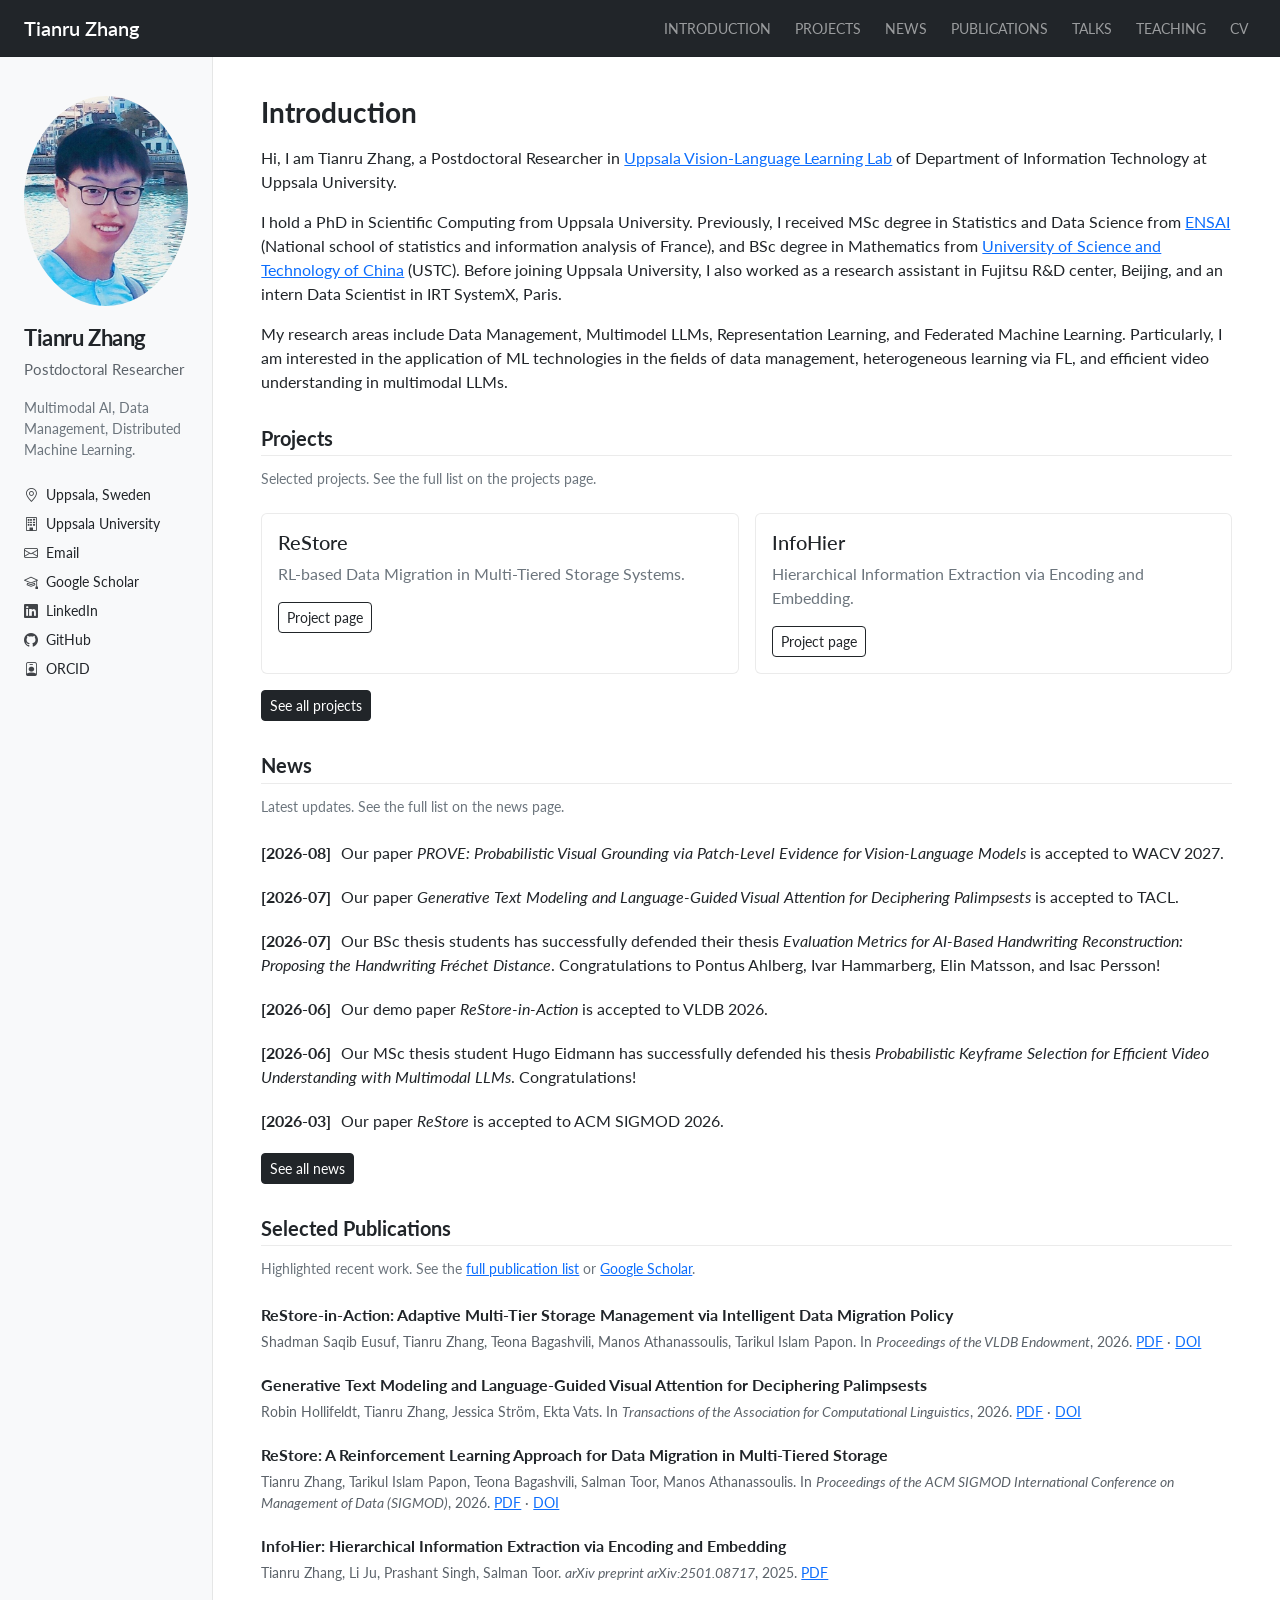
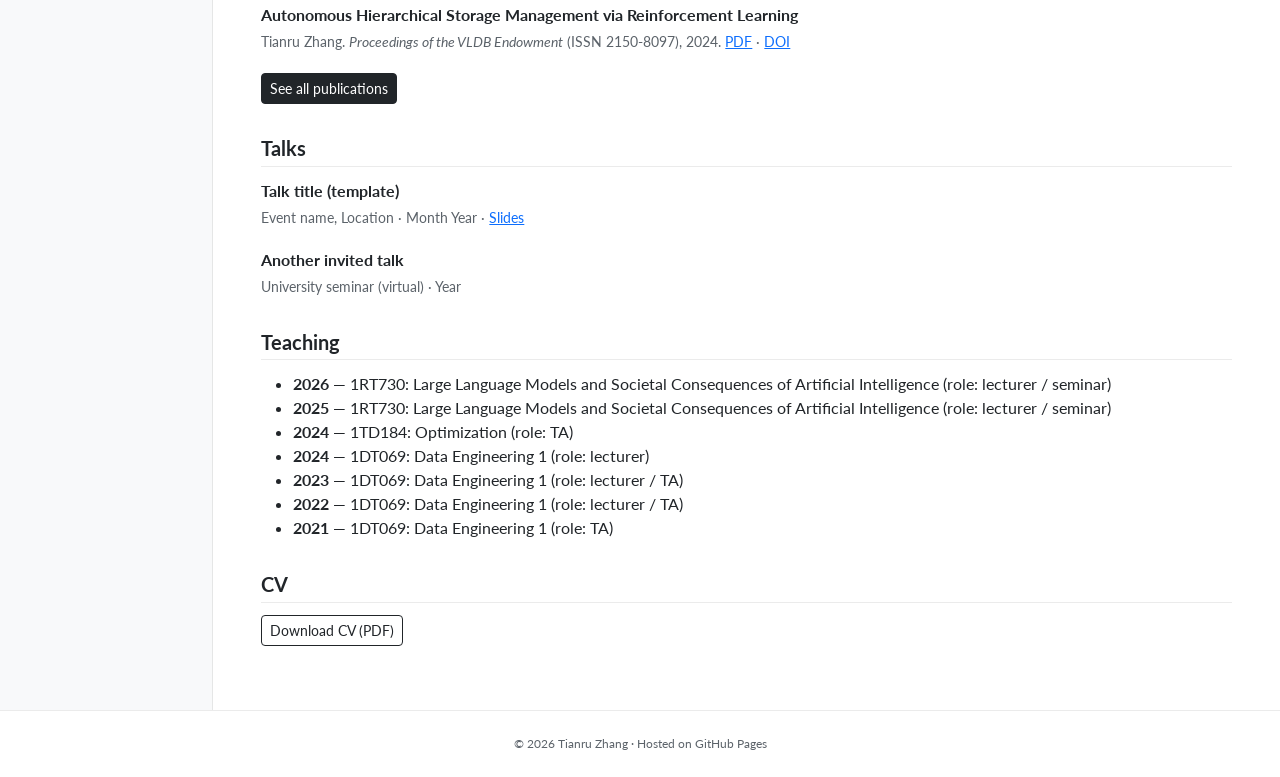
<file: index.html>
<!DOCTYPE html>
<html lang="en">
<head>
  <meta charset="utf-8">
  <meta name="viewport" content="width=device-width, initial-scale=1">
  <title>Tianru Zhang — Homepage</title>
  <meta name="description" content="Academic personal homepage">
  <link href="https://cdn.jsdelivr.net/npm/bootstrap@5.3.3/dist/css/bootstrap.min.css" rel="stylesheet" integrity="sha384-QWTKZyjpPEjISv5WaRU9OFeRpok6YctnYmDr5pNlyT2bRjXh0JMhjY6hW+ALEwIH" crossorigin="anonymous">
  <link href="https://cdn.jsdelivr.net/npm/bootstrap-icons@1.11.3/font/bootstrap-icons.min.css" rel="stylesheet">
  <link href="https://fonts.googleapis.com/css2?family=Lato:ital,wght@0,300;0,400;0,700;1,400&display=swap" rel="stylesheet">
  <link href="css/site.css" rel="stylesheet">
</head>
<body class="bg-white">
  <nav class="navbar navbar-expand-lg navbar-dark bg-dark fixed-top site-navbar">
    <div class="container-fluid px-3 px-lg-4">
      <a class="navbar-brand fw-semibold" href="#page-top">Tianru Zhang</a>
      <button class="navbar-toggler" type="button" data-bs-toggle="collapse" data-bs-target="#topNav" aria-controls="topNav" aria-expanded="false" aria-label="Toggle navigation">
        <span class="navbar-toggler-icon"></span>
      </button>
      <div class="collapse navbar-collapse" id="topNav">
        <ul class="navbar-nav ms-auto mb-2 mb-lg-0 small text-uppercase gap-lg-2">
          <li class="nav-item"><a class="nav-link" href="#introduction">Introduction</a></li>
          <li class="nav-item"><a class="nav-link" href="projects/">Projects</a></li>
          <li class="nav-item"><a class="nav-link" href="#news">News</a></li>
          <li class="nav-item"><a class="nav-link" href="publications/">Publications</a></li>
          <li class="nav-item"><a class="nav-link" href="#talks">Talks</a></li>
          <li class="nav-item"><a class="nav-link" href="#teaching">Teaching</a></li>
          <li class="nav-item"><a class="nav-link" href="#cv">CV</a></li>
        </ul>
      </div>
    </div>
  </nav>

  <div id="page-top" class="pt-5"></div>

  <div class="container-fluid px-0">
    <div class="row g-0">
      <!-- Sidebar ~1/6 (2/12) -->
      <aside class="col-lg-2 sidebar py-4 py-lg-5 px-4 px-lg-4">
        <div class="sidebar-sticky">
          <img class="portrait d-block mx-auto mx-lg-0 mb-3" src="img/Picture_Tianru.jpg" width="168" height="210" alt="Tianru Zhang">
          <p class="sidebar-name text-center text-lg-start mb-1">Tianru Zhang</p>
          <p class="sidebar-title text-center text-lg-start mb-3">Postdoctoral Researcher</p>
          <p class="small text-secondary text-center text-lg-start mb-4">
            Multimodal AI, Data Management, Distributed Machine Learning.
          </p>

          <ul class="list-unstyled small sidebar-links mb-0">
            <li class="mb-2">
              <i class="bi bi-geo-alt me-2"></i>Uppsala, Sweden
            </li>
            <li class="mb-2">
              <a href="https://www.it.uu.se/" rel="noopener noreferrer"><i class="bi bi-building me-2"></i>Uppsala University</a>
            </li>
            <li class="mb-2">
              <a href="mailto:tianru.zhang@it.uu.se"><i class="bi bi-envelope me-2"></i>Email</a>
            </li>
            <li class="mb-2">
              <a href="https://scholar.google.com/citations?hl=en&user=NgyHy4EAAAAJ" rel="noopener noreferrer"><i class="bi bi-mortarboard me-2"></i>Google Scholar</a>
            </li>
            <li class="mb-2">
              <a href="https://www.linkedin.com/in/tianru-zhang-8a5421150/" rel="noopener noreferrer"><i class="bi bi-linkedin me-2"></i>LinkedIn</a>
            </li>
            <li class="mb-2">
              <a href="https://github.com/jsfri" rel="noopener noreferrer"><i class="bi bi-github me-2"></i>GitHub</a>
            </li>
            <li class="mb-2">
              <a href="https://orcid.org/0000-0001-9983-3755" rel="noopener noreferrer"><i class="bi bi-person-badge me-2"></i>ORCID</a>
            </li>
          </ul>
        </div>
      </aside>

      <!-- Main ~4/6 (10/12) -->
      <main class="col-lg-10 py-4 py-lg-5 px-4 px-lg-5 main-content">
        <section id="introduction">
          <h1>Introduction</h1>
          <p>
            Hi, I am Tianru Zhang, a Postdoctoral Researcher in <a href="https://www.ektavats.se/">Uppsala Vision-Language Learning Lab</a> of Department of Information Technology at Uppsala University.
          </p>
          <p>
            I hold a PhD in Scientific Computing from Uppsala University. 
            Previously, I received MSc degree in Statistics and Data Science from <a href="https://ensai.fr">ENSAI</a> (National school of statistics and information analysis of France), 
            and BSc degree in Mathematics from <a href="https://en.scgy.ustc.edu.cn/main.htm">University of Science and Technology of China</a> (USTC). 
            Before joining Uppsala University, I also worked as a research assistant in Fujitsu R&D center, Beijing, and an intern Data Scientist in IRT SystemX, Paris.
          </p>
          <p>
            My research areas include Data Management, Multimodel LLMs, Representation Learning, and Federated Machine Learning.
            Particularly, I am interested in the application of ML technologies in the fields of data management, heterogeneous learning via FL, and efficient video understanding in multimodal LLMs.
          </p>
        </section>

        <section id="projects">
          <h2>Projects</h2>
          <p class="small text-secondary mb-4">
            Selected projects. See the full list on the projects page.
          </p>

          <div class="row g-3">
            <div class="col-md-6">
              <div class="card h-100 card-hover">
                <div class="card-body">
                  <h3 class="h5 mb-2">ReStore</h3>
                  <p class="text-secondary mb-3">
                    RL-based Data Migration in Multi-Tiered Storage Systems.
                  </p>
                  <a class="btn btn-outline-dark btn-sm" href="projects/restore/">Project page</a>
                </div>
              </div>
            </div>
            <div class="col-md-6">
              <div class="card h-100 card-hover">
                <div class="card-body">
                  <h3 class="h5 mb-2">InfoHier</h3>
                  <p class="text-secondary mb-3">
                    Hierarchical Information Extraction via Encoding and Embedding.
                  </p>
                  <a class="btn btn-outline-dark btn-sm" href="projects/infohier/">Project page</a>
                </div>
              </div>
            </div>
          </div>

          <div class="mt-3">
            <a class="btn btn-dark btn-sm" href="projects/">See all projects</a>
          </div>
        </section>

        <section id="news">
          <h2>News</h2>
          <p class="small text-secondary mb-4">
            Latest updates. See the full list on the news page.
          </p>

          <article class="news-item">
            <p class="mb-0"><span class="news-date">[2026-08]</span> Our paper <em>PROVE: Probabilistic Visual Grounding via Patch-Level Evidence for Vision-Language Models</em> is accepted to WACV 2027.</p>
          </article><article class="news-item">
            <p class="mb-0"><span class="news-date">[2026-07]</span> Our paper <em>Generative Text Modeling and Language-Guided Visual Attention for Deciphering Palimpsests</em> is accepted to TACL.</p>
          </article>
          <article class="news-item">
            <p class="mb-0"><span class="news-date">[2026-07]</span> Our BSc thesis students has successfully defended their thesis <em>Evaluation Metrics for AI-Based Handwriting Reconstruction: Proposing the Handwriting Fréchet Distance</em>. Congratulations to Pontus Ahlberg, Ivar Hammarberg,
              Elin Matsson, and Isac Persson!</p>
          </article>
          <article class="news-item">
            <p class="mb-0"><span class="news-date">[2026-06]</span> Our demo paper <em>ReStore-in-Action</em> is accepted to VLDB 2026.</p>
          </article>
          <article class="news-item">
            <p class="mb-0"><span class="news-date">[2026-06]</span> Our MSc thesis student Hugo Eidmann has successfully defended his thesis <em>Probabilistic Keyframe Selection for Efficient Video Understanding with Multimodal LLMs</em>. Congratulations!</p>
          </article>
          <article class="news-item">
            <p class="mb-0"><span class="news-date">[2026-03]</span> Our paper <em>ReStore</em> is accepted to ACM SIGMOD 2026.</p>
          </article>

          <div class="mt-3">
            <a class="btn btn-dark btn-sm" href="news/">See all news</a>
          </div>
        </section>

        <section id="publications">
          <h2>Selected Publications</h2>
          <p class="small text-secondary mb-4">
            Highlighted recent work. See the
            <a href="publications/">full publication list</a>
            or
            <a href="https://scholar.google.com/citations?hl=en&user=NgyHy4EAAAAJ">Google Scholar</a>.
          </p>

          <article class="pub-item">
            <p class="title mb-1">ReStore-in-Action: Adaptive Multi-Tier Storage Management via Intelligent Data Migration Policy</p>
            <p class="meta mb-0">Shadman Saqib Eusuf, Tianru Zhang, Teona Bagashvili, Manos Athanassoulis, Tarikul Islam Papon. In <em>Proceedings of the VLDB Endowment</em>, 2026. <a href="">PDF</a> · <a href="https://doi:XX.XX/XXX.XX">DOI</a></p>
          </article>
          <article class="pub-item">
            <p class="title mb-1">Generative Text Modeling and Language-Guided Visual Attention for Deciphering Palimpsests</p>
            <p class="meta mb-0">Robin Hollifeldt, Tianru Zhang, Jessica Ström, Ekta Vats. In <em>Transactions of the Association for Computational Linguistics</em>, 2026. <a href="">PDF</a> · <a href="https://doi:XX.XX/XXX.XX">DOI</a></p>
          </article>
          <article class="pub-item">
            <p class="title mb-1">ReStore: A Reinforcement Learning Approach for Data Migration in Multi-Tiered Storage</p>
            <p class="meta mb-0">Tianru Zhang, Tarikul Islam Papon, Teona Bagashvili, Salman Toor, Manos Athanassoulis. In <em>Proceedings of the ACM SIGMOD International Conference on Management of Data (SIGMOD)</em>, 2026. <a href="https://doi.org/10.1145/3802104">PDF</a> · <a href="https://doi.org/10.1145/3802104">DOI</a></p>
          </article>
          <article class="pub-item">
            <p class="title mb-1">InfoHier: Hierarchical Information Extraction via Encoding and Embedding</p>
            <p class="meta mb-0">Tianru Zhang, Li Ju, Prashant Singh, Salman Toor. <em>arXiv preprint arXiv:2501.08717</em>, 2025. <a href="https://arxiv.org/pdf/2501.08717">PDF</a></p>
          </article>
          <article class="pub-item">
            <p class="title mb-1">Autonomous Hierarchical Storage Management via Reinforcement Learning</p>
            <p class="meta mb-0">Tianru Zhang. <em>Proceedings of the VLDB Endowment</em> (ISSN 2150-8097), 2024. <a href="https://www.vldb.org/2024/files/phd-workshop-papers/vldb_phd_workshop_paper_id_6.pdf">PDF</a> · <a href="https://www.vldb.org/2024/files/phd-workshop-papers/vldb_phd_workshop_paper_id_6.pdf">DOI</a></p>
          </article>

          <div class="mt-3">
            <a class="btn btn-dark btn-sm" href="publications/">See all publications</a>
          </div>
        </section>

        <section id="talks">
          <h2>Talks</h2>
          <article class="talk-item">
            <p class="title mb-1">Talk title (template)</p>
            <p class="meta mb-0">Event name, Location · Month Year · <a href="#">Slides</a></p>
          </article>
          <article class="talk-item">
            <p class="title mb-1">Another invited talk</p>
            <p class="meta mb-0">University seminar (virtual) · Year</p>
          </article>
        </section>

        <section id="teaching">
          <h2>Teaching</h2>
          <ul>
            <li><strong>2026</strong> — 1RT730: Large Language Models and Societal Consequences of Artificial Intelligence (role: lecturer / seminar)</li>
            <li><strong>2025</strong> — 1RT730: Large Language Models and Societal Consequences of Artificial Intelligence (role: lecturer / seminar)</li>
            <li><strong>2024</strong> — 1TD184: Optimization (role: TA)</li>
            <li><strong>2024</strong> — 1DT069: Data Engineering 1 (role: lecturer)</li>
            <li><strong>2023</strong> — 1DT069: Data Engineering 1 (role: lecturer / TA)</li>
            <li><strong>2022</strong> — 1DT069: Data Engineering 1 (role: lecturer / TA)</li>
            <li><strong>2021</strong> — 1DT069: Data Engineering 1 (role: TA)</li>
          </ul>
        </section>

        <section id="cv">
          <h2>CV</h2>
          <p>
            <a class="btn btn-outline-dark btn-sm" href="files/TianruZ_Academic_CV.pdf">Download CV (PDF)</a>
          </p>
        </section>
      </main>
    </div>
  </div>

  <footer class="site-footer py-4 px-4 text-center">
    <div class="container small">
      © <span id="y"></span> Tianru Zhang · Hosted on GitHub Pages
    </div>
  </footer>

  <script src="https://cdn.jsdelivr.net/npm/bootstrap@5.3.3/dist/js/bootstrap.bundle.min.js" integrity="sha384-YvpcrYf0tY3lHB60NNkmXc5s9fDVZLESaAA55NDzOxhy9GkcIdslK1eN7N6jIeHz" crossorigin="anonymous"></script>
  <script>
    document.getElementById("y").textContent = new Date().getFullYear();
  </script>
</body>
</html>
</file>
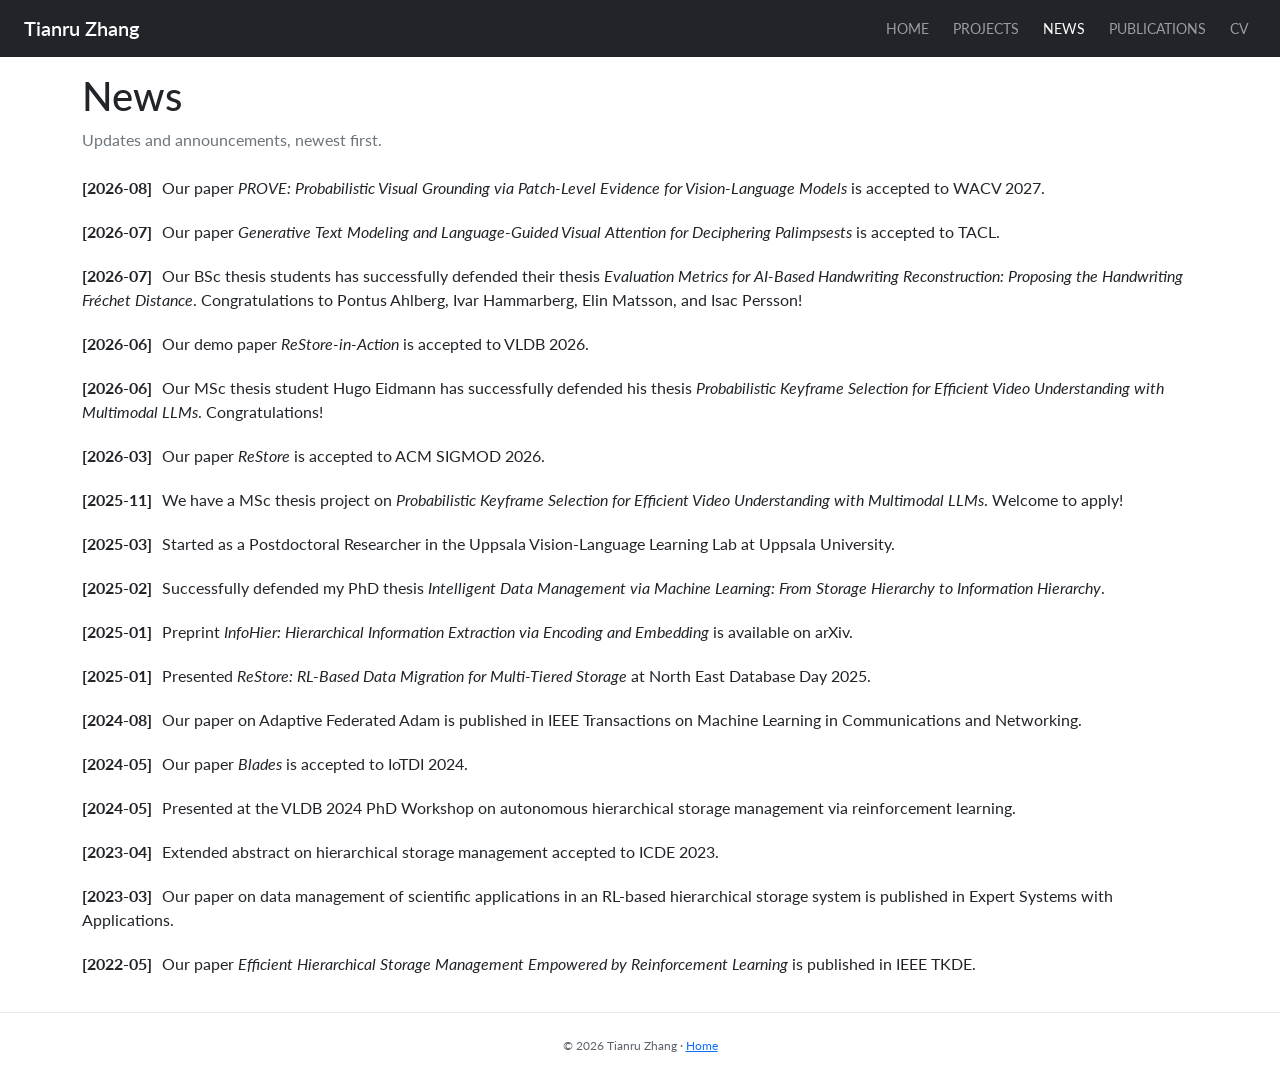
<file: news/index.html>
<!DOCTYPE html>
<html lang="en">
<head>
  <meta charset="utf-8">
  <meta name="viewport" content="width=device-width, initial-scale=1">
  <title>News — Tianru Zhang</title>
  <meta name="description" content="News by Tianru Zhang">
  <link href="https://cdn.jsdelivr.net/npm/bootstrap@5.3.3/dist/css/bootstrap.min.css" rel="stylesheet" integrity="sha384-QWTKZyjpPEjISv5WaRU9OFeRpok6YctnYmDr5pNlyT2bRjXh0JMhjY6hW+ALEwIH" crossorigin="anonymous">
  <link href="https://cdn.jsdelivr.net/npm/bootstrap-icons@1.11.3/font/bootstrap-icons.min.css" rel="stylesheet">
  <link href="https://fonts.googleapis.com/css2?family=Lato:ital,wght@0,300;0,400;0,700;1,400&display=swap" rel="stylesheet">
  <link href="../css/site.css" rel="stylesheet">
</head>
<body class="bg-white">
  <nav class="navbar navbar-expand-lg navbar-dark bg-dark fixed-top site-navbar">
    <div class="container-fluid px-3 px-lg-4">
      <a class="navbar-brand fw-semibold" href="../#page-top">Tianru Zhang</a>
      <button class="navbar-toggler" type="button" data-bs-toggle="collapse" data-bs-target="#topNav" aria-controls="topNav" aria-expanded="false" aria-label="Toggle navigation">
        <span class="navbar-toggler-icon"></span>
      </button>
      <div class="collapse navbar-collapse" id="topNav">
        <ul class="navbar-nav ms-auto mb-2 mb-lg-0 small text-uppercase gap-lg-2">
          <li class="nav-item"><a class="nav-link" href="../#introduction">Home</a></li>
          <li class="nav-item"><a class="nav-link" href="../projects/">Projects</a></li>
          <li class="nav-item"><a class="nav-link active" aria-current="page" href="./">News</a></li>
          <li class="nav-item"><a class="nav-link" href="../publications/">Publications</a></li>
          <li class="nav-item"><a class="nav-link" href="../#cv">CV</a></li>
        </ul>
      </div>
    </div>
  </nav>

  <div class="container pt-5">
    <div class="pt-4 pb-2">
      <h1 class="mb-2">News</h1>
      <p class="text-secondary mb-0">
        Updates and announcements, newest first.
      </p>
    </div>

    <div class="py-3">
      <article class="news-item">
        <p class="mb-0"><span class="news-date">[2026-08]</span> Our paper <em>PROVE: Probabilistic Visual Grounding via Patch-Level Evidence for Vision-Language Models</em> is accepted to WACV 2027.</p>
      </article><article class="news-item">
        <p class="mb-0"><span class="news-date">[2026-07]</span> Our paper <em>Generative Text Modeling and Language-Guided Visual Attention for Deciphering Palimpsests</em> is accepted to TACL.</p>
      </article>
      <article class="news-item">
        <p class="mb-0"><span class="news-date">[2026-07]</span> Our BSc thesis students has successfully defended their thesis <em>Evaluation Metrics for AI-Based Handwriting Reconstruction: Proposing the Handwriting Fréchet Distance</em>. Congratulations to Pontus Ahlberg, Ivar Hammarberg,
          Elin Matsson, and Isac Persson!</p>
      </article>
      <article class="news-item">
        <p class="mb-0"><span class="news-date">[2026-06]</span> Our demo paper <em>ReStore-in-Action</em> is accepted to VLDB 2026.</p>
      </article>
      <article class="news-item">
        <p class="mb-0"><span class="news-date">[2026-06]</span> Our MSc thesis student Hugo Eidmann has successfully defended his thesis <em>Probabilistic Keyframe Selection for Efficient Video Understanding with Multimodal LLMs</em>. Congratulations!</p>
      </article>
      <article class="news-item">
        <p class="mb-0"><span class="news-date">[2026-03]</span> Our paper <em>ReStore</em> is accepted to ACM SIGMOD 2026.</p>
      </article>
      <!-- <article class="news-item">
        <p class="mb-0"><span class="news-date">[2026-03]</span> I joined the {Tech: Europe} Stockholm AI Hackathon and won the 4th prize in the final round.</p>
      </article> -->
      <article class="news-item">
        <p class="mb-0"><span class="news-date">[2025-11]</span> We have a MSc thesis project on <em>Probabilistic Keyframe Selection for Efficient Video Understanding with Multimodal LLMs</em>. Welcome to apply!</p>
      </article>
      <article class="news-item">
        <p class="mb-0"><span class="news-date">[2025-03]</span> Started as a Postdoctoral Researcher in the Uppsala Vision-Language Learning Lab at Uppsala University.</p>
      </article>
      <article class="news-item">
        <p class="mb-0"><span class="news-date">[2025-02]</span> Successfully defended my PhD thesis <em>Intelligent Data Management via Machine Learning: From Storage Hierarchy to Information Hierarchy</em>.</p>
      </article>
      <article class="news-item">
        <p class="mb-0"><span class="news-date">[2025-01]</span> Preprint <em>InfoHier: Hierarchical Information Extraction via Encoding and Embedding</em> is available on arXiv.</p>
      </article>
      <article class="news-item">
        <p class="mb-0"><span class="news-date">[2025-01]</span> Presented <em>ReStore: RL-Based Data Migration for Multi-Tiered Storage</em> at North East Database Day 2025.</p>
      </article>
      <article class="news-item">
        <p class="mb-0"><span class="news-date">[2024-08]</span> Our paper on Adaptive Federated Adam is published in IEEE Transactions on Machine Learning in Communications and Networking.</p>
      </article>
      <article class="news-item">
        <p class="mb-0"><span class="news-date">[2024-05]</span> Our paper <em>Blades</em> is accepted to IoTDI 2024.</p>
      </article>
      <article class="news-item">
        <p class="mb-0"><span class="news-date">[2024-05]</span> Presented at the VLDB 2024 PhD Workshop on autonomous hierarchical storage management via reinforcement learning.</p>
      </article>
      <article class="news-item">
        <p class="mb-0"><span class="news-date">[2023-04]</span> Extended abstract on hierarchical storage management accepted to ICDE 2023.</p>
      </article>
      <article class="news-item">
        <p class="mb-0"><span class="news-date">[2023-03]</span> Our paper on data management of scientific applications in an RL-based hierarchical storage system is published in Expert Systems with Applications.</p>
      </article>
      <article class="news-item">
        <p class="mb-0"><span class="news-date">[2022-05]</span> Our paper <em>Efficient Hierarchical Storage Management Empowered by Reinforcement Learning</em> is published in IEEE TKDE.</p>
      </article>
    </div>
  </div>

  <footer class="site-footer py-4 px-4 text-center">
    <div class="container small">
      © <span id="y"></span> Tianru Zhang · <a href="../">Home</a>
    </div>
  </footer>

  <script src="https://cdn.jsdelivr.net/npm/bootstrap@5.3.3/dist/js/bootstrap.bundle.min.js" integrity="sha384-YvpcrYf0tY3lHB60NNkmXc5s9fDVZLESaAA55NDzOxhy9GkcIdslK1eN7N6jIeHz" crossorigin="anonymous"></script>
  <script>
    document.getElementById("y").textContent = new Date().getFullYear();
  </script>
</body>
</html>
</file>
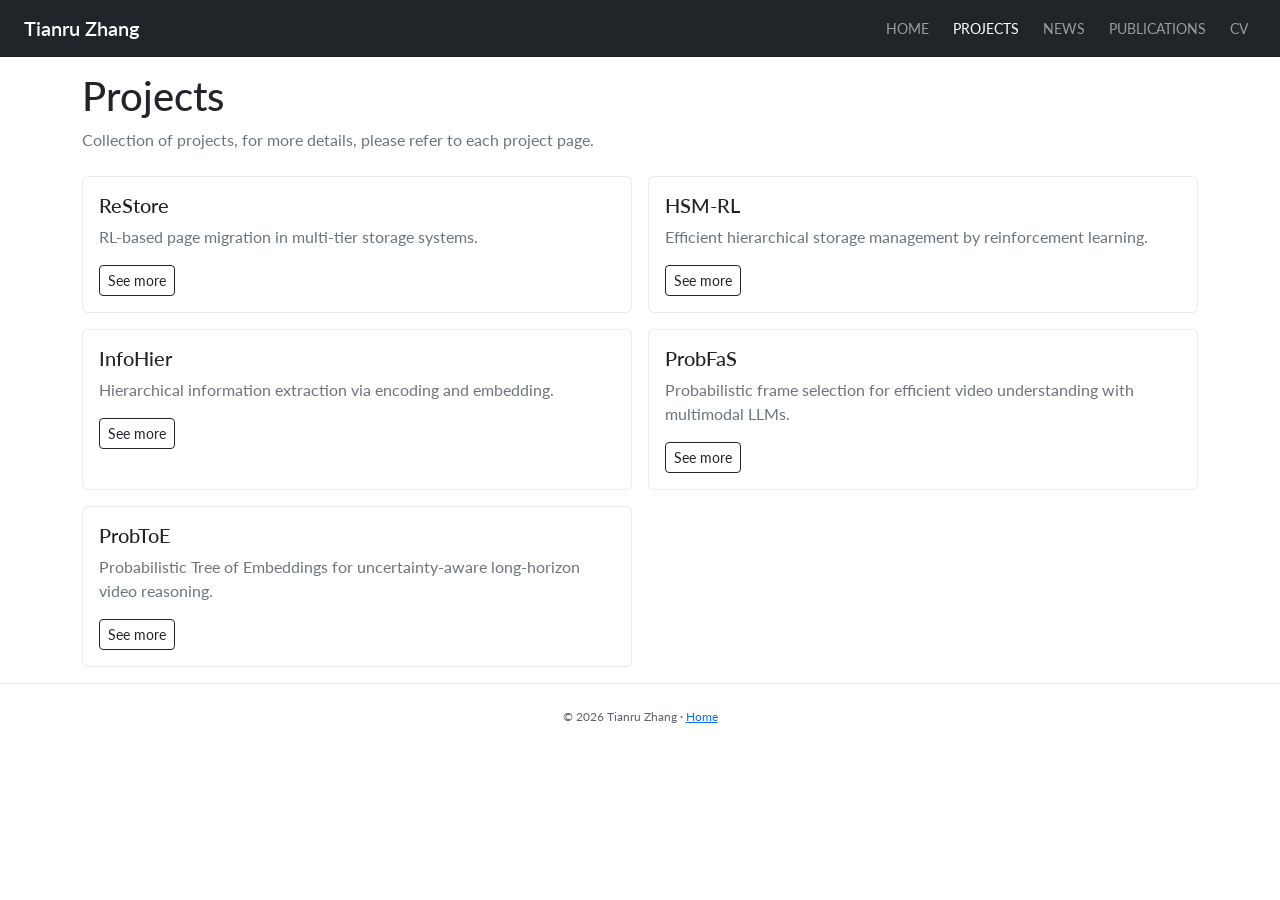
<file: projects/index.html>
<!DOCTYPE html>
<html lang="en">
<head>
  <meta charset="utf-8">
  <meta name="viewport" content="width=device-width, initial-scale=1">
  <title>Projects — Tianru Zhang</title>
  <meta name="description" content="Projects by Tianru Zhang">
  <link href="https://cdn.jsdelivr.net/npm/bootstrap@5.3.3/dist/css/bootstrap.min.css" rel="stylesheet" integrity="sha384-QWTKZyjpPEjISv5WaRU9OFeRpok6YctnYmDr5pNlyT2bRjXh0JMhjY6hW+ALEwIH" crossorigin="anonymous">
  <link href="https://cdn.jsdelivr.net/npm/bootstrap-icons@1.11.3/font/bootstrap-icons.min.css" rel="stylesheet">
  <link href="https://fonts.googleapis.com/css2?family=Lato:ital,wght@0,300;0,400;0,700;1,400&display=swap" rel="stylesheet">
  <link href="../css/site.css" rel="stylesheet">
</head>
<body class="bg-white">
  <nav class="navbar navbar-expand-lg navbar-dark bg-dark fixed-top site-navbar">
    <div class="container-fluid px-3 px-lg-4">
      <a class="navbar-brand fw-semibold" href="../#page-top">Tianru Zhang</a>
      <button class="navbar-toggler" type="button" data-bs-toggle="collapse" data-bs-target="#topNav" aria-controls="topNav" aria-expanded="false" aria-label="Toggle navigation">
        <span class="navbar-toggler-icon"></span>
      </button>
      <div class="collapse navbar-collapse" id="topNav">
        <ul class="navbar-nav ms-auto mb-2 mb-lg-0 small text-uppercase gap-lg-2">
          <li class="nav-item"><a class="nav-link" href="../#introduction">Home</a></li>
          <li class="nav-item"><a class="nav-link active" aria-current="page" href="./">Projects</a></li>
          <li class="nav-item"><a class="nav-link" href="../news/">News</a></li>
          <li class="nav-item"><a class="nav-link" href="../publications/">Publications</a></li>
          <li class="nav-item"><a class="nav-link" href="../#cv">CV</a></li>
        </ul>
      </div>
    </div>
  </nav>

  <div class="container pt-5">
    <div class="pt-4 pb-2">
      <h1 class="mb-2">Projects</h1>
      <p class="text-secondary mb-0">
        Collection of projects, for more details, please refer to each project page.
      </p>
    </div>

    <div class="row g-3 py-3">
      <div class="col-md-6">
        <div class="card h-100 card-hover">
          <div class="card-body">
            <h2 class="h5 mb-2">ReStore</h2>
            <p class="text-secondary mb-3">RL-based page migration in multi-tier storage systems.</p>
            <a class="btn btn-outline-dark btn-sm" href="restore/">See more</a>
          </div>
        </div>
      </div>
      <div class="col-md-6">
        <div class="card h-100 card-hover">
          <div class="card-body">
            <h2 class="h5 mb-2">HSM-RL</h2>
            <p class="text-secondary mb-3">Efficient hierarchical storage management by reinforcement learning.</p>
            <a class="btn btn-outline-dark btn-sm" href="hsm-rl/">See more</a>
          </div>
        </div>
      </div>
      <div class="col-md-6">
        <div class="card h-100 card-hover">
          <div class="card-body">
            <h2 class="h5 mb-2">InfoHier</h2>
            <p class="text-secondary mb-3">Hierarchical information extraction via encoding and embedding.</p>
            <a class="btn btn-outline-dark btn-sm" href="infohier/">See more</a>
          </div>
        </div>
      </div>
      <div class="col-md-6">
        <div class="card h-100 card-hover">
          <div class="card-body">
            <h2 class="h5 mb-2">ProbFaS</h2>
            <p class="text-secondary mb-3">Probabilistic frame selection for efficient video understanding with multimodal LLMs.</p>
            <a class="btn btn-outline-dark btn-sm" href="probfas/">See more</a>
          </div>
        </div>
      </div>
      <div class="col-md-6">
        <div class="card h-100 card-hover">
          <div class="card-body">
            <h2 class="h5 mb-2">ProbToE</h2>
            <p class="text-secondary mb-3">Probabilistic Tree of Embeddings for uncertainty-aware long-horizon video reasoning.</p>
            <a class="btn btn-outline-dark btn-sm" href="probtoe/">See more</a>
          </div>
        </div>
      </div>
    </div>
  </div>

  <footer class="site-footer py-4 px-4 text-center">
    <div class="container small">
      © <span id="y"></span> Tianru Zhang · <a href="../">Home</a>
    </div>
  </footer>

  <script src="https://cdn.jsdelivr.net/npm/bootstrap@5.3.3/dist/js/bootstrap.bundle.min.js" integrity="sha384-YvpcrYf0tY3lHB60NNkmXc5s9fDVZLESaAA55NDzOxhy9GkcIdslK1eN7N6jIeHz" crossorigin="anonymous"></script>
  <script>
    document.getElementById("y").textContent = new Date().getFullYear();
  </script>
</body>
</html>
</file>
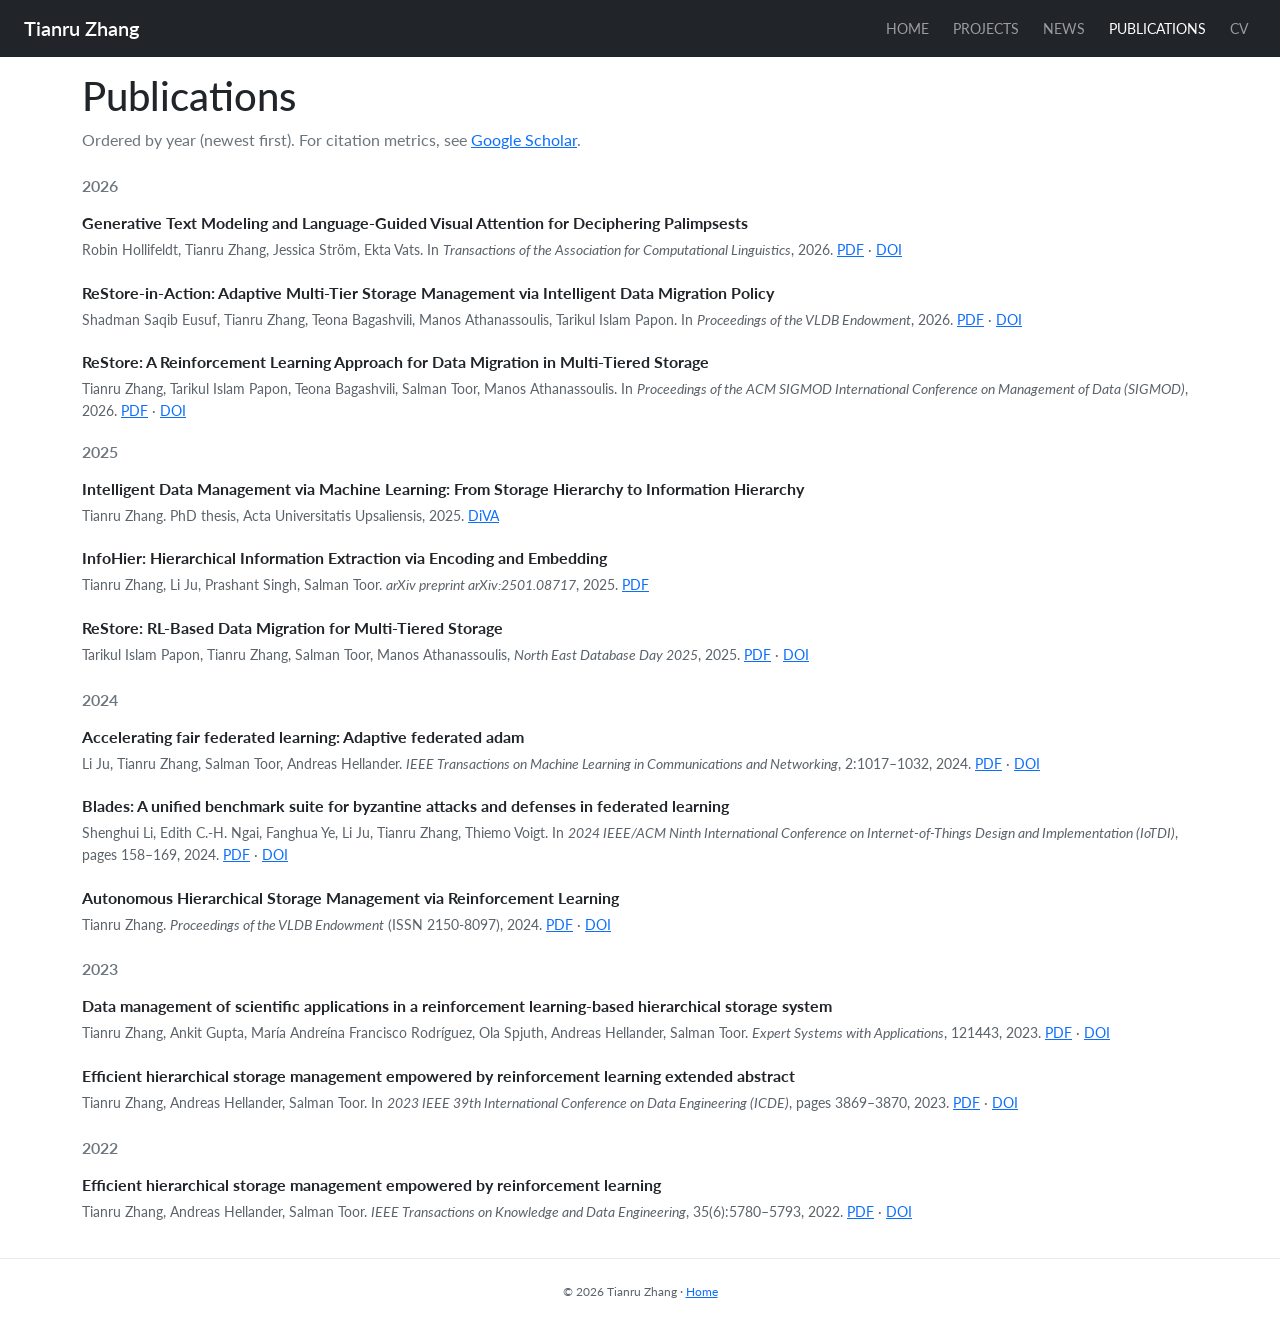
<file: publications/index.html>
<!DOCTYPE html>
<html lang="en">
<head>
  <meta charset="utf-8">
  <meta name="viewport" content="width=device-width, initial-scale=1">
  <title>Publications — Tianru Zhang</title>
  <meta name="description" content="Publications by Tianru Zhang">
  <link href="https://cdn.jsdelivr.net/npm/bootstrap@5.3.3/dist/css/bootstrap.min.css" rel="stylesheet" integrity="sha384-QWTKZyjpPEjISv5WaRU9OFeRpok6YctnYmDr5pNlyT2bRjXh0JMhjY6hW+ALEwIH" crossorigin="anonymous">
  <link href="https://cdn.jsdelivr.net/npm/bootstrap-icons@1.11.3/font/bootstrap-icons.min.css" rel="stylesheet">
  <link href="https://fonts.googleapis.com/css2?family=Lato:ital,wght@0,300;0,400;0,700;1,400&display=swap" rel="stylesheet">
  <link href="../css/site.css" rel="stylesheet">
</head>
<body class="bg-white">
  <nav class="navbar navbar-expand-lg navbar-dark bg-dark fixed-top site-navbar">
    <div class="container-fluid px-3 px-lg-4">
      <a class="navbar-brand fw-semibold" href="../#page-top">Tianru Zhang</a>
      <button class="navbar-toggler" type="button" data-bs-toggle="collapse" data-bs-target="#topNav" aria-controls="topNav" aria-expanded="false" aria-label="Toggle navigation">
        <span class="navbar-toggler-icon"></span>
      </button>
      <div class="collapse navbar-collapse" id="topNav">
        <ul class="navbar-nav ms-auto mb-2 mb-lg-0 small text-uppercase gap-lg-2">
          <li class="nav-item"><a class="nav-link" href="../#introduction">Home</a></li>
          <li class="nav-item"><a class="nav-link" href="../projects/">Projects</a></li>
          <li class="nav-item"><a class="nav-link" href="../news/">News</a></li>
          <li class="nav-item"><a class="nav-link active" aria-current="page" href="./">Publications</a></li>
          <li class="nav-item"><a class="nav-link" href="../#cv">CV</a></li>
        </ul>
      </div>
    </div>
  </nav>

  <div class="container pt-5">
    <div class="pt-4 pb-2">
      <h1 class="mb-2">Publications</h1>
      <p class="text-secondary mb-0">
        Ordered by year (newest first). For citation metrics, see
        <a href="https://scholar.google.com/citations?hl=en&user=NgyHy4EAAAAJ">Google Scholar</a>.
      </p>
    </div>

    <div class="py-3 main-content">
      <h3 class="h6 text-uppercase text-secondary fw-semibold mb-3">2026</h3>
      <article class="pub-item">
        <p class="title mb-1">Generative Text Modeling and Language-Guided Visual Attention for Deciphering Palimpsests</p>
        <p class="meta mb-0">Robin Hollifeldt, Tianru Zhang, Jessica Ström, Ekta Vats. In <em>Transactions of the Association for Computational Linguistics</em>, 2026. <a href="">PDF</a> · <a href="https://doi:XX.XX/XXX.XX">DOI</a></p>
      </article>
      <article class="pub-item">
        <p class="title mb-1">ReStore-in-Action: Adaptive Multi-Tier Storage Management via Intelligent Data Migration Policy</p>
        <p class="meta mb-0">Shadman Saqib Eusuf, Tianru Zhang, Teona Bagashvili, Manos Athanassoulis, Tarikul Islam Papon. In <em>Proceedings of the VLDB Endowment</em>, 2026. <a href="">PDF</a> · <a href="https://doi:XX.XX/XXX.XX">DOI</a></p>
      </article>
      <article class="pub-item">
        <p class="title mb-1">ReStore: A Reinforcement Learning Approach for Data Migration in Multi-Tiered Storage</p>
        <p class="meta mb-0">Tianru Zhang, Tarikul Islam Papon, Teona Bagashvili, Salman Toor, Manos Athanassoulis. In <em>Proceedings of the ACM SIGMOD International Conference on Management of Data (SIGMOD)</em>, 2026. <a href="https://doi.org/10.1145/3802104">PDF</a> · <a href="https://doi.org/10.1145/3802104">DOI</a></p>
      </article>

      <h3 class="h6 text-uppercase text-secondary fw-semibold mb-3">2025</h3>
      <article class="pub-item">
        <p class="title mb-1">Intelligent Data Management via Machine Learning: From Storage Hierarchy to Information Hierarchy</p>
        <p class="meta mb-0">Tianru Zhang. PhD thesis, Acta Universitatis Upsaliensis, 2025. <a href="https://www.diva-portal.org/smash/record.jsf?pid=diva2%3A1919253&dswid=6824">DiVA</a></p>
      </article>
      <article class="pub-item">
        <p class="title mb-1">InfoHier: Hierarchical Information Extraction via Encoding and Embedding</p>
        <p class="meta mb-0">Tianru Zhang, Li Ju, Prashant Singh, Salman Toor. <em>arXiv preprint arXiv:2501.08717</em>, 2025. <a href="https://arxiv.org/pdf/2501.08717">PDF</a></p>
      </article>
      <article class="pub-item">
        <p class="title mb-1">ReStore: RL-Based Data Migration for Multi-Tiered Storage</p>
        <p class="meta mb-0">Tarikul Islam Papon, Tianru Zhang, Salman Toor, Manos Athanassoulis, <em>North East Database Day 2025</em>, 2025. <a href="https://cs-people.bu.edu/papon/pdfs/nedb_25_abstract.pdf">PDF</a> · <a href="#">DOI</a></p>
      </article>

      <h3 class="h6 text-uppercase text-secondary fw-semibold mb-3 mt-4">2024</h3>
      <article class="pub-item">
        <p class="title mb-1">Accelerating fair federated learning: Adaptive federated adam</p>
        <p class="meta mb-0">Li Ju, Tianru Zhang, Salman Toor, Andreas Hellander. <em>IEEE Transactions on Machine Learning in Communications and Networking</em>, 2:1017–1032, 2024. <a href="https://ieeexplore.ieee.org/stamp/stamp.jsp?arnumber=10584508">PDF</a> · <a href="https://doi.org/10.1109/TMLCN.2024.3423648">DOI</a></p>
      </article>
      <article class="pub-item">
        <p class="title mb-1">Blades: A unified benchmark suite for byzantine attacks and defenses in federated learning</p>
        <p class="meta mb-0">Shenghui Li, Edith C.-H. Ngai, Fanghua Ye, Li Ju, Tianru Zhang, Thiemo Voigt. In <em>2024 IEEE/ACM Ninth International Conference on Internet-of-Things Design and Implementation (IoTDI)</em>, pages 158–169, 2024. <a href="#">PDF</a> · <a href="https://doi.org/10.1109/IoTDI61053.2024.00018">DOI</a></p>
      </article>
      <article class="pub-item">
        <p class="title mb-1">Autonomous Hierarchical Storage Management via Reinforcement Learning</p>
        <p class="meta mb-0">Tianru Zhang. <em>Proceedings of the VLDB Endowment</em> (ISSN 2150-8097), 2024. <a href="https://www.vldb.org/2024/files/phd-workshop-papers/vldb_phd_workshop_paper_id_6.pdf">PDF</a> · <a href="https://www.vldb.org/2024/files/phd-workshop-papers/vldb_phd_workshop_paper_id_6.pdf">DOI</a></p>
      </article>

      <h3 class="h6 text-uppercase text-secondary fw-semibold mb-3 mt-4">2023</h3>
      <article class="pub-item">
        <p class="title mb-1">Data management of scientific applications in a reinforcement learning-based hierarchical storage system</p>
        <p class="meta mb-0">Tianru Zhang, Ankit Gupta, María Andreína Francisco Rodríguez, Ola Spjuth, Andreas Hellander, Salman Toor. <em>Expert Systems with Applications</em>, 121443, 2023. <a href="https://doi.org/10.1016/j.eswa.2023.121443">PDF</a> · <a href="https://doi.org/10.1016/j.eswa.2023.121443">DOI</a></p>
      </article>
      <article class="pub-item">
        <p class="title mb-1">Efficient hierarchical storage management empowered by reinforcement learning extended abstract</p>
        <p class="meta mb-0">Tianru Zhang, Andreas Hellander, Salman Toor. In <em>2023 IEEE 39th International Conference on Data Engineering (ICDE)</em>, pages 3869–3870, 2023. <a href="#">PDF</a> · <a href="https://doi.org/10.1109/ICDE55515.2023.00361">DOI</a></p>
      </article>

      <h3 class="h6 text-uppercase text-secondary fw-semibold mb-3 mt-4">2022</h3>
      <article class="pub-item">
        <p class="title mb-1">Efficient hierarchical storage management empowered by reinforcement learning</p>
        <p class="meta mb-0">Tianru Zhang, Andreas Hellander, Salman Toor. <em>IEEE Transactions on Knowledge and Data Engineering</em>, 35(6):5780–5793, 2022. <a href="#">PDF</a> · <a href="https://doi.org/10.1109/TKDE.2022.3176753">DOI</a></p>
      </article>
    </div>
  </div>

  <footer class="site-footer py-4 px-4 text-center">
    <div class="container small">
      © <span id="y"></span> Tianru Zhang · <a href="../">Home</a>
    </div>
  </footer>

  <script src="https://cdn.jsdelivr.net/npm/bootstrap@5.3.3/dist/js/bootstrap.bundle.min.js" integrity="sha384-YvpcrYf0tY3lHB60NNkmXc5s9fDVZLESaAA55NDzOxhy9GkcIdslK1eN7N6jIeHz" crossorigin="anonymous"></script>
  <script>
    document.getElementById("y").textContent = new Date().getFullYear();
  </script>
</body>
</html>
</file>
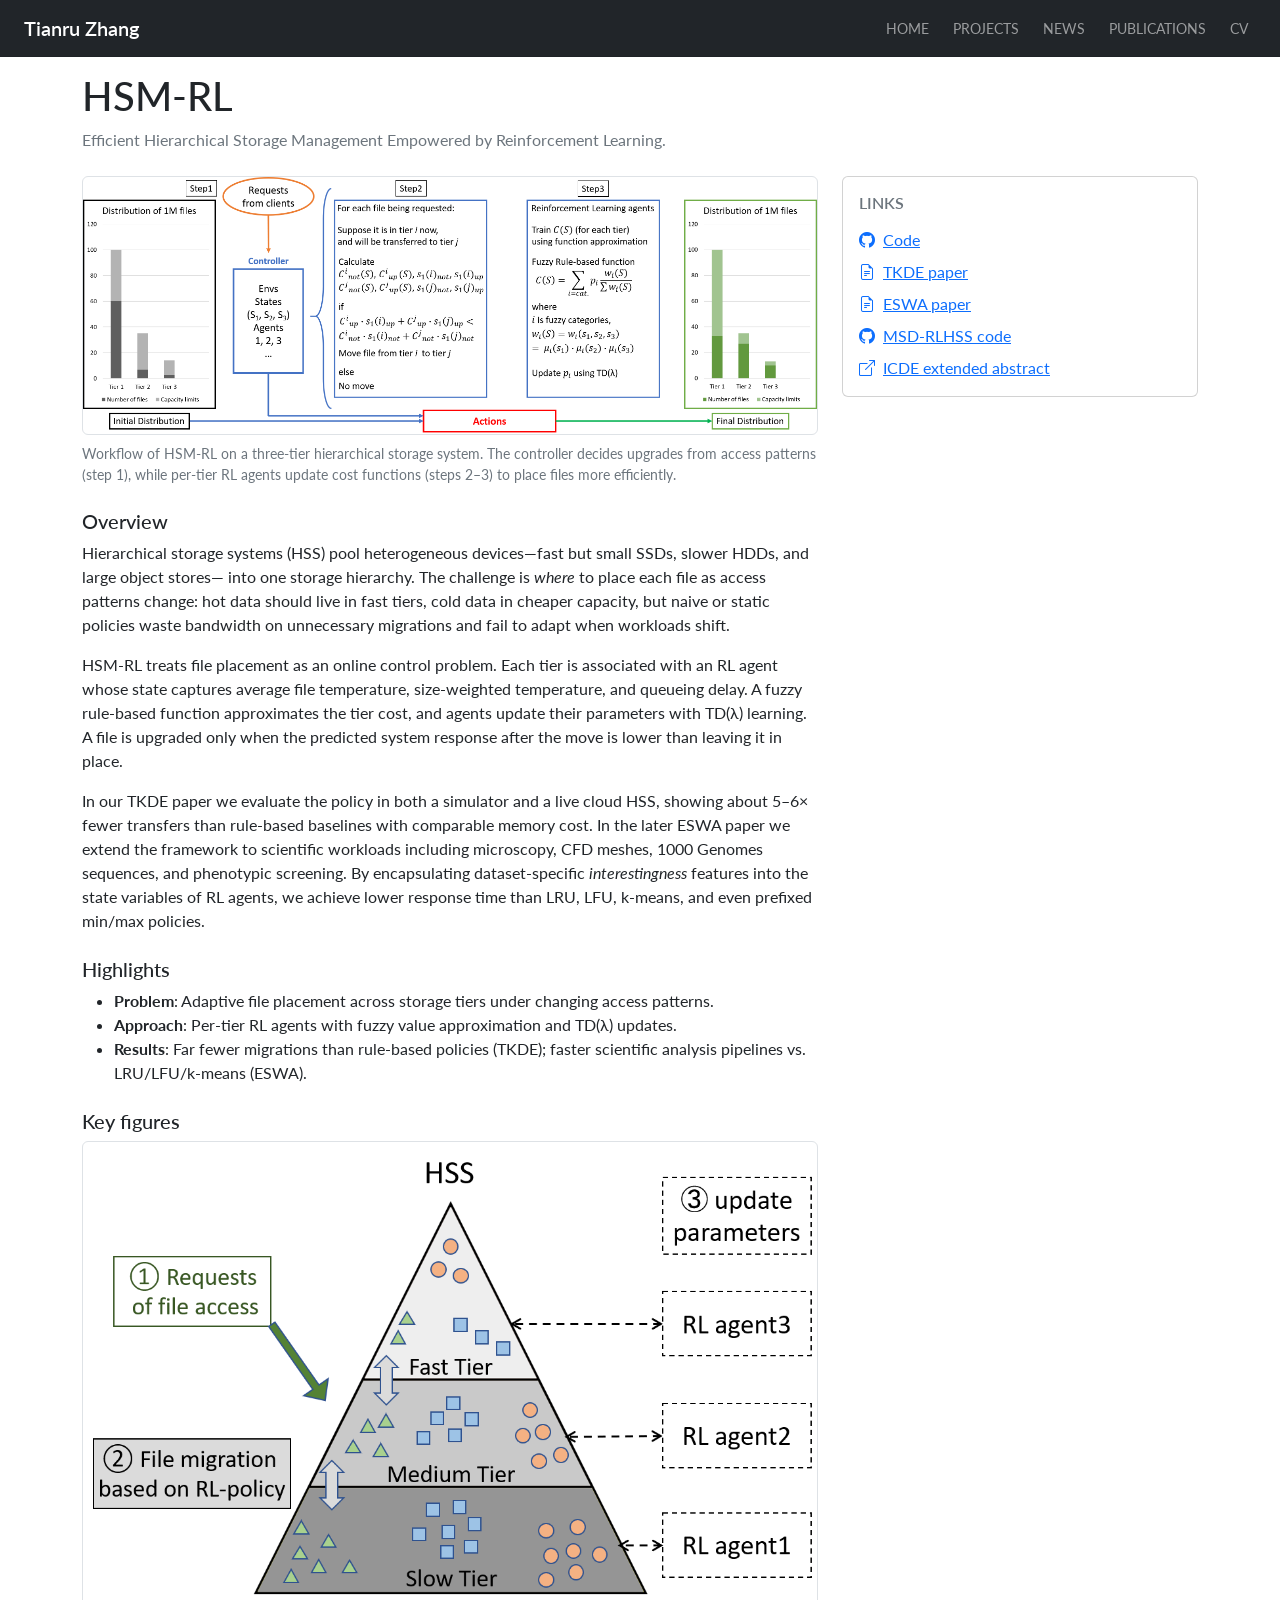
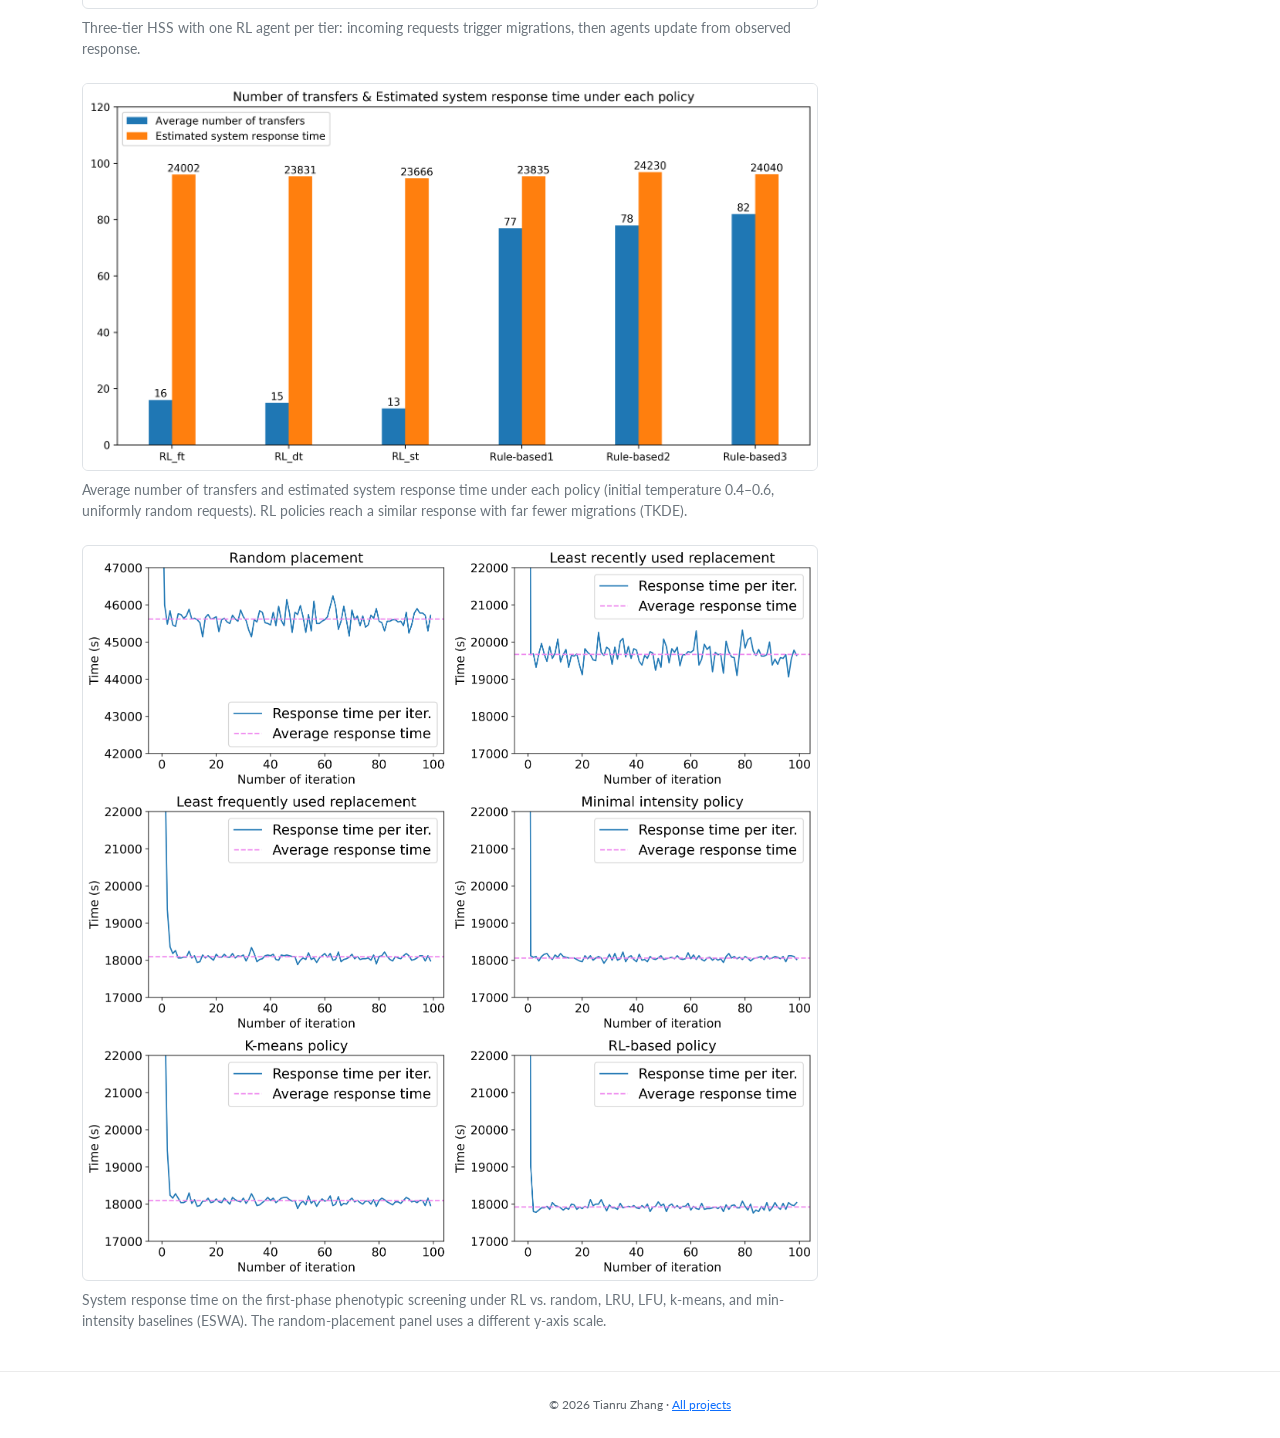
<file: projects/hsm-rl/index.html>
<!DOCTYPE html>
<html lang="en">
<head>
  <meta charset="utf-8">
  <meta name="viewport" content="width=device-width, initial-scale=1">
  <title>HSM-RL — Project</title>
  <meta name="description" content="HSM-RL: reinforcement learning for hierarchical storage management">
  <link href="https://cdn.jsdelivr.net/npm/bootstrap@5.3.3/dist/css/bootstrap.min.css" rel="stylesheet" integrity="sha384-QWTKZyjpPEjISv5WaRU9OFeRpok6YctnYmDr5pNlyT2bRjXh0JMhjY6hW+ALEwIH" crossorigin="anonymous">
  <link href="https://cdn.jsdelivr.net/npm/bootstrap-icons@1.11.3/font/bootstrap-icons.min.css" rel="stylesheet">
  <link href="https://fonts.googleapis.com/css2?family=Lato:ital,wght@0,300;0,400;0,700;1,400&display=swap" rel="stylesheet">
  <link href="../../css/site.css" rel="stylesheet">
</head>
<body class="bg-white">
  <nav class="navbar navbar-expand-lg navbar-dark bg-dark fixed-top site-navbar">
    <div class="container-fluid px-3 px-lg-4">
      <a class="navbar-brand fw-semibold" href="../../#page-top">Tianru Zhang</a>
      <button class="navbar-toggler" type="button" data-bs-toggle="collapse" data-bs-target="#topNav" aria-controls="topNav" aria-expanded="false" aria-label="Toggle navigation">
        <span class="navbar-toggler-icon"></span>
      </button>
      <div class="collapse navbar-collapse" id="topNav">
        <ul class="navbar-nav ms-auto mb-2 mb-lg-0 small text-uppercase gap-lg-2">
          <li class="nav-item"><a class="nav-link" href="../../#introduction">Home</a></li>
          <li class="nav-item"><a class="nav-link" href="../">Projects</a></li>
          <li class="nav-item"><a class="nav-link" href="../../news/">News</a></li>
          <li class="nav-item"><a class="nav-link" href="../../publications/">Publications</a></li>
          <li class="nav-item"><a class="nav-link" href="../../#cv">CV</a></li>
        </ul>
      </div>
    </div>
  </nav>

  <div class="container pt-5">
    <div class="pt-4 pb-2">
      <h1 class="mb-2">HSM-RL</h1>
      <p class="text-secondary mb-0">Efficient Hierarchical Storage Management Empowered by Reinforcement Learning.</p>
    </div>

    <div class="row g-4 py-3">
      <div class="col-lg-8">
        <figure class="mb-4">
          <img class="img-fluid rounded border bg-white" src="Flow_Chart.png" alt="Workflow of the RL-based HSM-RL migration policy">
          <figcaption class="small text-secondary mt-2">
            Workflow of HSM-RL on a three-tier hierarchical storage system. The controller decides upgrades from access patterns (step 1),
            while per-tier RL agents update cost functions (steps 2–3) to place files more efficiently.
          </figcaption>
        </figure>

        <h2 class="h5">Overview</h2>
        <p>
          Hierarchical storage systems (HSS) pool heterogeneous devices—fast but small SSDs, slower HDDs, and large object stores—
          into one storage hierarchy. The challenge is <em>where</em> to place each file as access patterns change: hot data should
          live in fast tiers, cold data in cheaper capacity, but naive or static policies waste bandwidth on unnecessary migrations
          and fail to adapt when workloads shift.
        </p>
        <p>
          HSM-RL treats file placement as an online control problem. Each tier is associated with an RL agent whose state captures
          average file temperature, size-weighted temperature, and queueing delay. A fuzzy rule-based function approximates the
          tier cost, and agents update their parameters with TD(λ) learning. A file is upgraded only when the predicted
          system response after the move is lower than leaving it in place.
        </p>
        <p>
          In our TKDE paper we evaluate the policy in both a simulator and a live cloud HSS, showing about 5–6&times; fewer transfers
          than rule-based baselines with comparable memory cost. In the later ESWA paper we extend the framework
          to scientific workloads including microscopy, CFD meshes, 1000 Genomes sequences, and phenotypic screening. By encapsulating dataset-specific
          <em>interestingness</em> features into the state variables of RL agents, we achieve lower response time than LRU, LFU, k-means, and
          even prefixed min/max policies.
        </p>

        <h2 class="h5 mt-4">Highlights</h2>
        <ul>
          <li><strong>Problem</strong>: Adaptive file placement across storage tiers under changing access patterns.</li>
          <li><strong>Approach</strong>: Per-tier RL agents with fuzzy value approximation and TD(&lambda;) updates.</li>
          <li><strong>Results</strong>: Far fewer migrations than rule-based policies (TKDE); faster scientific analysis pipelines vs. LRU/LFU/k-means (ESWA).</li>
        </ul>

        <h2 class="h5 mt-4">Key figures</h2>
        <figure class="mb-4">
          <img class="img-fluid rounded border bg-white" src="HSS_RL.png" alt="Three-tier HSS with per-tier RL agents">
          <figcaption class="small text-secondary mt-2">
            Three-tier HSS with one RL agent per tier: incoming requests trigger migrations, then agents update from observed response.
          </figcaption>
        </figure>
        <figure class="mb-4">
          <img class="img-fluid rounded border bg-white" src="Num_transfer.png" alt="Number of transfers and estimated system response time under each policy">
          <figcaption class="small text-secondary mt-2">
            Average number of transfers and estimated system response time under each policy (initial temperature 0.4–0.6, uniformly random requests). RL policies reach a similar response with far fewer migrations (TKDE).
          </figcaption>
        </figure>
        <figure class="mb-4">
          <img class="img-fluid rounded border bg-white" src="Running_time_scientific.png" alt="System response time on phenotypic screening under HSM-RL and baselines">
          <figcaption class="small text-secondary mt-2">
            System response time on the first-phase phenotypic screening under RL vs. random, LRU, LFU, k-means, and min-intensity baselines (ESWA). The random-placement panel uses a different y-axis scale.
          </figcaption>
        </figure>
      </div>
      <div class="col-lg-4">
        <div class="card">
          <div class="card-body">
            <h2 class="h6 text-uppercase text-secondary fw-semibold mb-3">Links</h2>
            <ul class="list-unstyled mb-0">
              <li class="mb-2"><a href="https://github.com/JSFRi/HSM-RL.git" rel="noopener noreferrer"><i class="bi bi-github me-2"></i>Code</a></li>
              <li class="mb-2"><a href="https://doi.org/10.1109/TKDE.2022.3176753" rel="noopener noreferrer"><i class="bi bi-file-earmark-text me-2"></i>TKDE paper</a></li>
              <li class="mb-2"><a href="https://doi.org/10.1016/j.eswa.2023.121443" rel="noopener noreferrer"><i class="bi bi-file-earmark-text me-2"></i>ESWA paper</a></li>
              <li class="mb-2"><a href="https://github.com/JSFRi/MSD-RLHSS.git" rel="noopener noreferrer"><i class="bi bi-github me-2"></i>MSD-RLHSS code</a></li>
              <li class="mb-0"><a href="https://doi.org/10.1109/ICDE55515.2023.00361" rel="noopener noreferrer"><i class="bi bi-box-arrow-up-right me-2"></i>ICDE extended abstract</a></li>
            </ul>
          </div>
        </div>
      </div>
    </div>
  </div>

  <footer class="site-footer py-4 px-4 text-center">
    <div class="container small">
      © <span id="y"></span> Tianru Zhang · <a href="../">All projects</a>
    </div>
  </footer>

  <script src="https://cdn.jsdelivr.net/npm/bootstrap@5.3.3/dist/js/bootstrap.bundle.min.js" integrity="sha384-YvpcrYf0tY3lHB60NNkmXc5s9fDVZLESaAA55NDzOxhy9GkcIdslK1eN7N6jIeHz" crossorigin="anonymous"></script>
  <script>
    document.getElementById("y").textContent = new Date().getFullYear();
  </script>
</body>
</html>
</file>
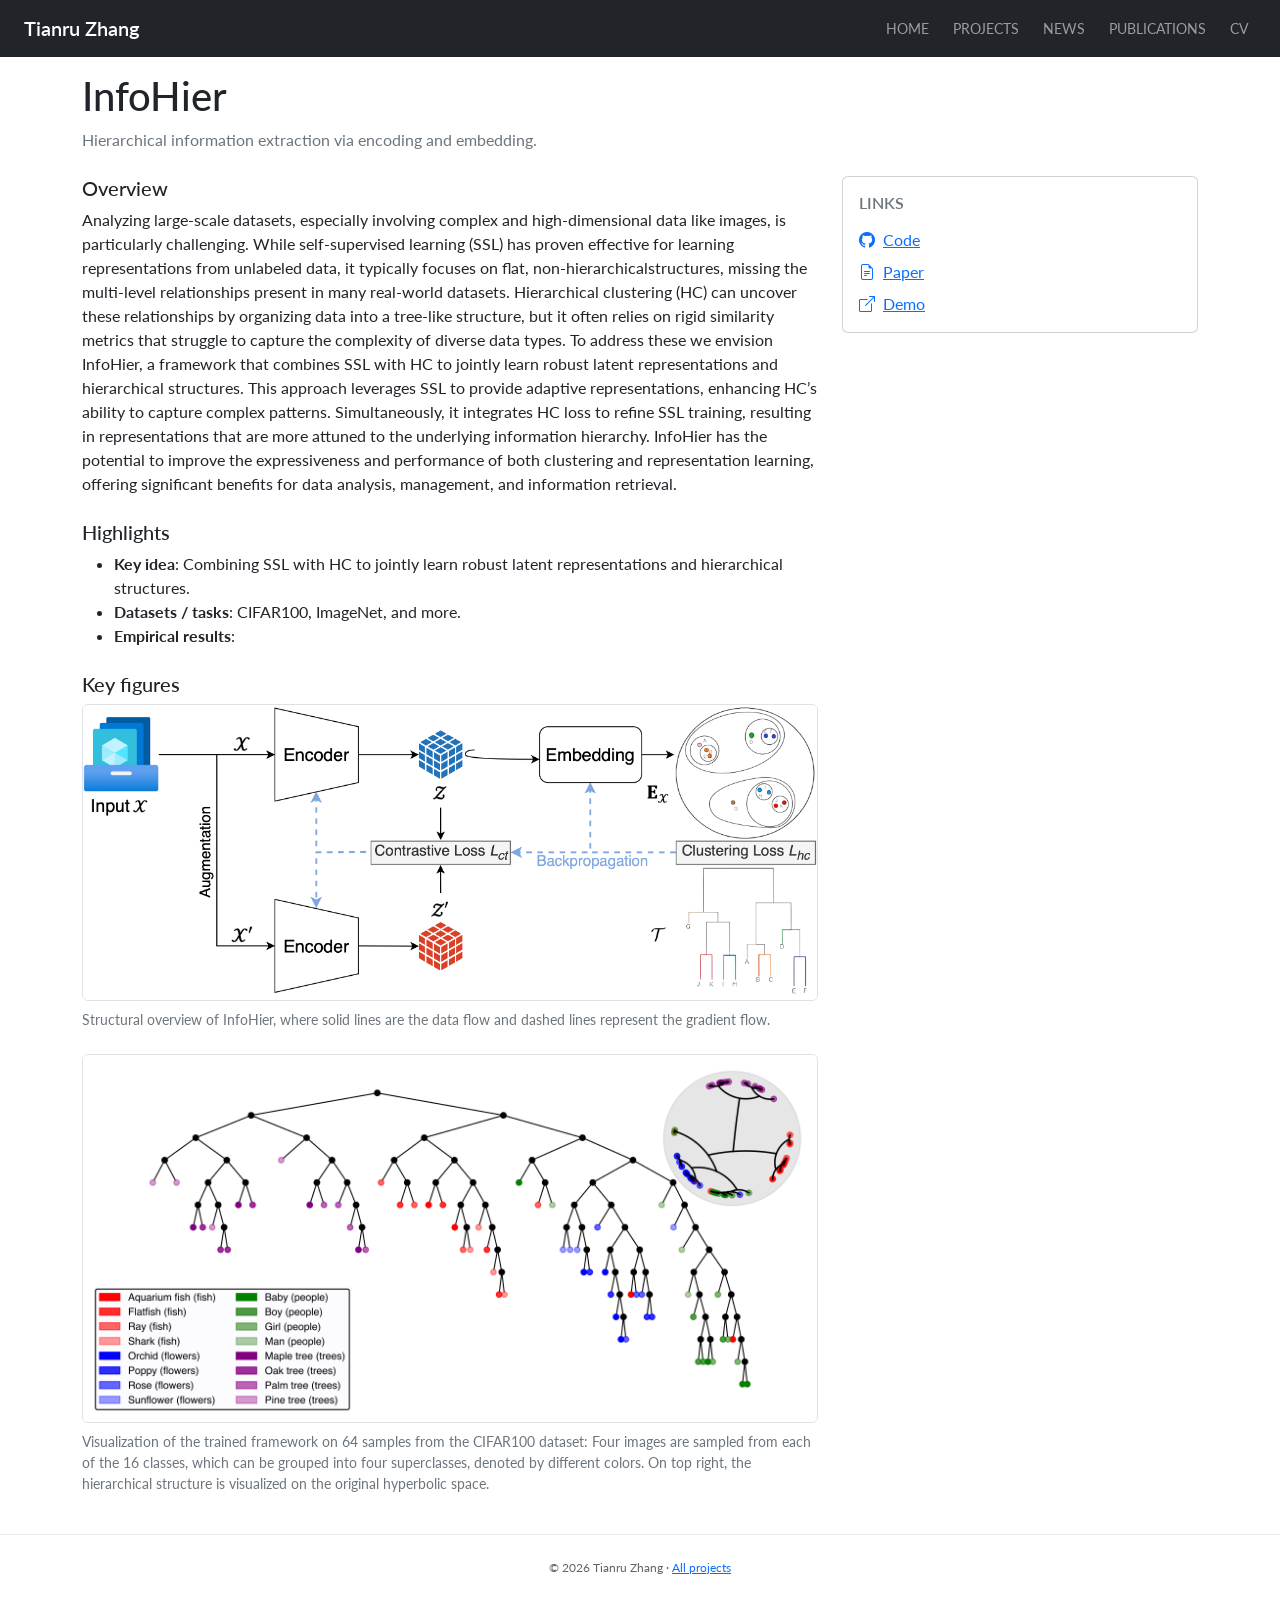
<file: projects/infohier/index.html>
<!DOCTYPE html>
<html lang="en">
<head>
  <meta charset="utf-8">
  <meta name="viewport" content="width=device-width, initial-scale=1">
  <title>InfoHier — Project</title>
  <meta name="description" content="InfoHier project page">
  <link href="https://cdn.jsdelivr.net/npm/bootstrap@5.3.3/dist/css/bootstrap.min.css" rel="stylesheet" integrity="sha384-QWTKZyjpPEjISv5WaRU9OFeRpok6YctnYmDr5pNlyT2bRjXh0JMhjY6hW+ALEwIH" crossorigin="anonymous">
  <link href="https://cdn.jsdelivr.net/npm/bootstrap-icons@1.11.3/font/bootstrap-icons.min.css" rel="stylesheet">
  <link href="https://fonts.googleapis.com/css2?family=Lato:ital,wght@0,300;0,400;0,700;1,400&display=swap" rel="stylesheet">
  <link href="../../css/site.css" rel="stylesheet">
</head>
<body class="bg-white">
  <nav class="navbar navbar-expand-lg navbar-dark bg-dark fixed-top site-navbar">
    <div class="container-fluid px-3 px-lg-4">
      <a class="navbar-brand fw-semibold" href="../../#page-top">Tianru Zhang</a>
      <button class="navbar-toggler" type="button" data-bs-toggle="collapse" data-bs-target="#topNav" aria-controls="topNav" aria-expanded="false" aria-label="Toggle navigation">
        <span class="navbar-toggler-icon"></span>
      </button>
      <div class="collapse navbar-collapse" id="topNav">
        <ul class="navbar-nav ms-auto mb-2 mb-lg-0 small text-uppercase gap-lg-2">
          <li class="nav-item"><a class="nav-link" href="../../#introduction">Home</a></li>
          <li class="nav-item"><a class="nav-link" href="../">Projects</a></li>
          <li class="nav-item"><a class="nav-link" href="../../news/">News</a></li>
          <li class="nav-item"><a class="nav-link" href="../../publications/">Publications</a></li>
          <li class="nav-item"><a class="nav-link" href="../../#cv">CV</a></li>
        </ul>
      </div>
    </div>
  </nav>

  <div class="container pt-5">
    <div class="pt-4 pb-2">
      <h1 class="mb-2">InfoHier</h1>
      <p class="text-secondary mb-0">Hierarchical information extraction via encoding and embedding.</p>
    </div>

    <div class="row g-4 py-3">
      <div class="col-lg-8">
        <h2 class="h5">Overview</h2>
        <p>
          Analyzing large-scale datasets, especially involving complex and high-dimensional data like images, is particularly challenging. 
          While self-supervised learning (SSL) has proven effective for learning representations from unlabeled data, it typically focuses on flat, non-hierarchicalstructures, missing the multi-level relationships present in many real-world datasets. 
          Hierarchical clustering (HC) can uncover these relationships by organizing data into a tree-like structure, but it often relies on rigid similarity metrics that struggle to capture the complexity of diverse data types. 
          To address these we envision InfoHier, a framework that combines SSL with HC to jointly learn robust latent representations and hierarchical structures. 
          This approach leverages SSL to provide adaptive representations, enhancing HC’s ability to capture complex patterns. Simultaneously, it integrates HC loss to refine SSL training, resulting in representations that are more attuned to the underlying information hierarchy. 
          InfoHier has the potential to improve the expressiveness and performance of both clustering and representation learning, offering significant benefits for data analysis, management, and information retrieval.
        </p>

        <h2 class="h5 mt-4">Highlights</h2>
        <ul>
          <li><strong>Key idea</strong>: Combining SSL with HC to jointly learn robust latent representations and hierarchical structures.</li>
          <li><strong>Datasets / tasks</strong>: CIFAR100, ImageNet, and more.</li>
          <li><strong>Empirical results</strong>:</li>
        </ul>

        <h2 class="h5 mt-4">Key figures</h2>
        <figure class="mb-4">
          <img class="img-fluid rounded border bg-white" src="SSL+HC.png" alt="Structural overview of InfoHier">
          <figcaption class="small text-secondary mt-2">
            Structural overview of InfoHier, where solid lines are the data flow and dashed lines represent the gradient flow.
          </figcaption>
        </figure>

        <figure class="mb-4">
          <img class="img-fluid rounded border bg-white" src="CIFAR100_combined_tree.png" alt="CIFAR100 visualization and learned hierarchy">
          <figcaption class="small text-secondary mt-2">
            Visualization of the trained framework on 64 samples from the CIFAR100 dataset: Four images are sampled from each of the 16 classes, which can be grouped into four
            superclasses, denoted by different colors. On top right, the hierarchical structure is visualized on the original hyperbolic space.
          </figcaption>
        </figure>
      </div>
      <div class="col-lg-4">
        <div class="card">
          <div class="card-body">
            <h2 class="h6 text-uppercase text-secondary fw-semibold mb-3">Links</h2>
            <ul class="list-unstyled mb-0">
              <li class="mb-2"><a href="#" rel="noopener noreferrer"><i class="bi bi-github me-2"></i>Code</a></li>
              <li class="mb-2"><a href="#" rel="noopener noreferrer"><i class="bi bi-file-earmark-text me-2"></i>Paper</a></li>
              <li class="mb-0"><a href="#" rel="noopener noreferrer"><i class="bi bi-box-arrow-up-right me-2"></i>Demo</a></li>
            </ul>
          </div>
        </div>
      </div>
    </div>
  </div>

  <footer class="site-footer py-4 px-4 text-center">
    <div class="container small">
      © <span id="y"></span> Tianru Zhang · <a href="../">All projects</a>
    </div>
  </footer>

  <script src="https://cdn.jsdelivr.net/npm/bootstrap@5.3.3/dist/js/bootstrap.bundle.min.js" integrity="sha384-YvpcrYf0tY3lHB60NNkmXc5s9fDVZLESaAA55NDzOxhy9GkcIdslK1eN7N6jIeHz" crossorigin="anonymous"></script>
  <script>
    document.getElementById("y").textContent = new Date().getFullYear();
  </script>
</body>
</html>
</file>
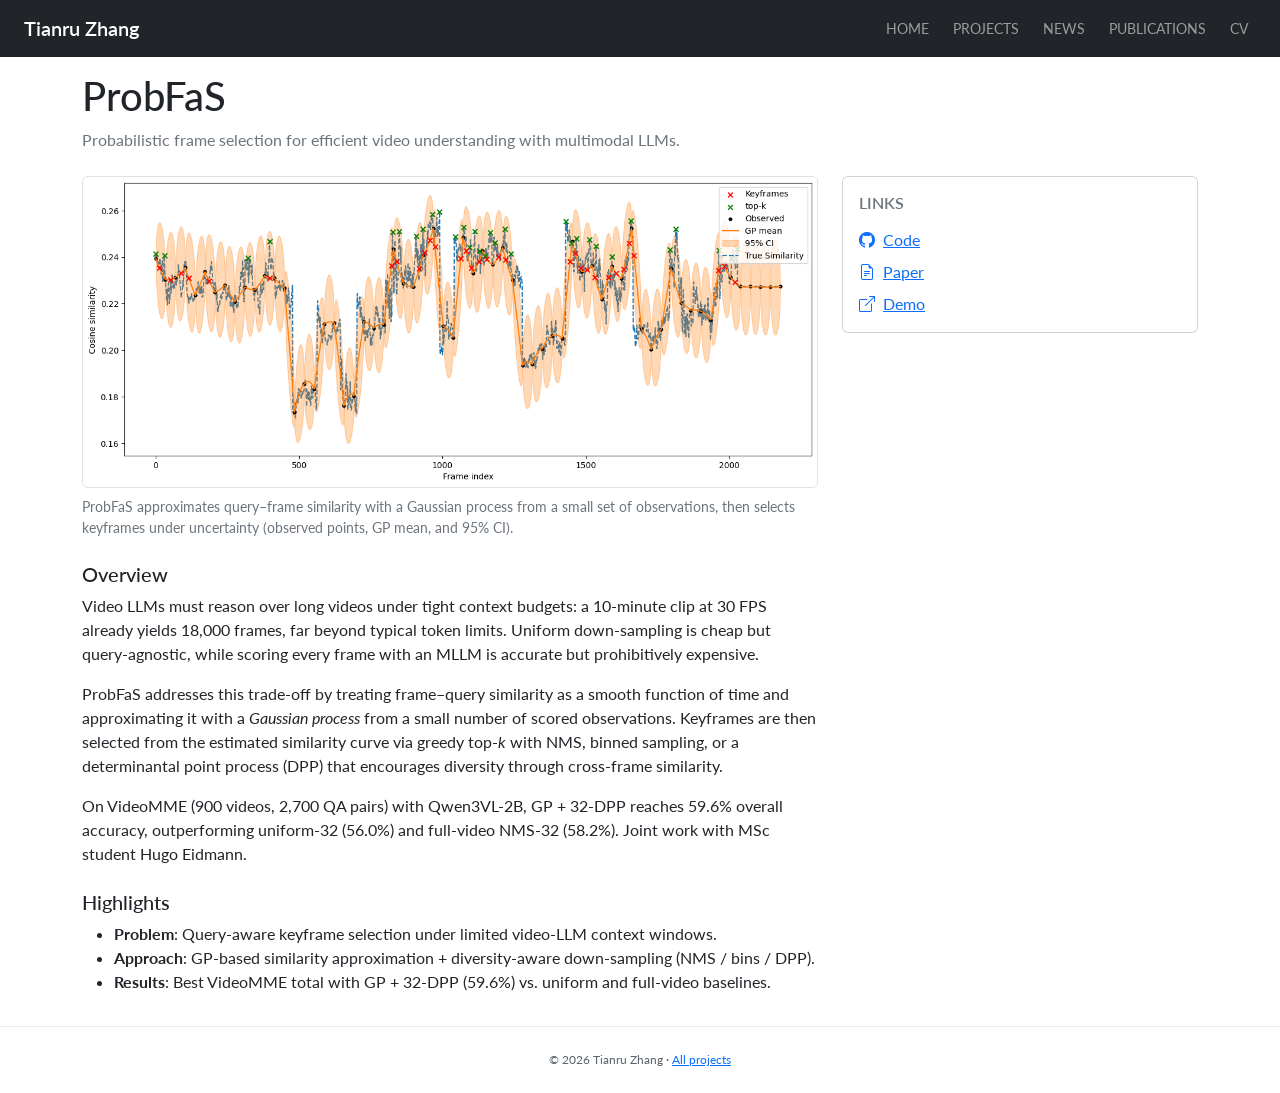
<file: projects/probfas/index.html>
<!DOCTYPE html>
<html lang="en">
<head>
  <meta charset="utf-8">
  <meta name="viewport" content="width=device-width, initial-scale=1">
  <title>ProbFaS — Project</title>
  <meta name="description" content="Probabilistic Frame Selection for efficient video understanding">
  <link href="https://cdn.jsdelivr.net/npm/bootstrap@5.3.3/dist/css/bootstrap.min.css" rel="stylesheet" integrity="sha384-QWTKZyjpPEjISv5WaRU9OFeRpok6YctnYmDr5pNlyT2bRjXh0JMhjY6hW+ALEwIH" crossorigin="anonymous">
  <link href="https://cdn.jsdelivr.net/npm/bootstrap-icons@1.11.3/font/bootstrap-icons.min.css" rel="stylesheet">
  <link href="https://fonts.googleapis.com/css2?family=Lato:ital,wght@0,300;0,400;0,700;1,400&display=swap" rel="stylesheet">
  <link href="../../css/site.css" rel="stylesheet">
</head>
<body class="bg-white">
  <nav class="navbar navbar-expand-lg navbar-dark bg-dark fixed-top site-navbar">
    <div class="container-fluid px-3 px-lg-4">
      <a class="navbar-brand fw-semibold" href="../../#page-top">Tianru Zhang</a>
      <button class="navbar-toggler" type="button" data-bs-toggle="collapse" data-bs-target="#topNav" aria-controls="topNav" aria-expanded="false" aria-label="Toggle navigation">
        <span class="navbar-toggler-icon"></span>
      </button>
      <div class="collapse navbar-collapse" id="topNav">
        <ul class="navbar-nav ms-auto mb-2 mb-lg-0 small text-uppercase gap-lg-2">
          <li class="nav-item"><a class="nav-link" href="../../#introduction">Home</a></li>
          <li class="nav-item"><a class="nav-link" href="../">Projects</a></li>
          <li class="nav-item"><a class="nav-link" href="../../news/">News</a></li>
          <li class="nav-item"><a class="nav-link" href="../../publications/">Publications</a></li>
          <li class="nav-item"><a class="nav-link" href="../../#cv">CV</a></li>
        </ul>
      </div>
    </div>
  </nav>

  <div class="container pt-5">
    <div class="pt-4 pb-2">
      <h1 class="mb-2">ProbFaS</h1>
      <p class="text-secondary mb-0">Probabilistic frame selection for efficient video understanding with multimodal LLMs.</p>
    </div>

    <div class="row g-4 py-3">
      <div class="col-lg-8">
        <figure class="mb-4">
          <img class="img-fluid rounded border bg-white" src="GP_approx.png" alt="Gaussian process approximation of frame–query similarity scores">
          <figcaption class="small text-secondary mt-2">
            ProbFaS approximates query–frame similarity with a Gaussian process from a small set of observations,
            then selects keyframes under uncertainty (observed points, GP mean, and 95% CI).
          </figcaption>
        </figure>

        <h2 class="h5">Overview</h2>
        <p>
          Video LLMs must reason over long videos under tight context budgets: a 10-minute clip at 30&nbsp;FPS already yields
          18,000 frames, far beyond typical token limits. Uniform down-sampling is cheap but query-agnostic, while
          scoring every frame with an MLLM is accurate but prohibitively expensive.
        </p>
        <p>
          ProbFaS addresses this trade-off by treating frame–query similarity as a smooth function of time and
          approximating it with a <em>Gaussian process</em> from a small number of scored observations. Keyframes are then
          selected from the estimated similarity curve via greedy top-<em>k</em> with NMS, binned sampling, or a
          determinantal point process (DPP) that encourages diversity through cross-frame similarity.
        </p>
        <p>
          On VideoMME (900 videos, 2,700 QA pairs) with Qwen3VL-2B, GP + 32-DPP reaches 59.6% overall accuracy,
          outperforming uniform-32 (56.0%) and full-video NMS-32 (58.2%). Joint work with MSc student Hugo Eidmann.
        </p>

        <h2 class="h5 mt-4">Highlights</h2>
        <ul>
          <li><strong>Problem</strong>: Query-aware keyframe selection under limited video-LLM context windows.</li>
          <li><strong>Approach</strong>: GP-based similarity approximation + diversity-aware down-sampling (NMS / bins / DPP).</li>
          <li><strong>Results</strong>: Best VideoMME total with GP + 32-DPP (59.6%) vs. uniform and full-video baselines.</li>
        </ul>
      </div>
      <div class="col-lg-4">
        <div class="card">
          <div class="card-body">
            <h2 class="h6 text-uppercase text-secondary fw-semibold mb-3">Links</h2>
            <ul class="list-unstyled mb-0">
              <li class="mb-2"><a href="#" rel="noopener noreferrer"><i class="bi bi-github me-2"></i>Code</a></li>
              <li class="mb-2"><a href="#" rel="noopener noreferrer"><i class="bi bi-file-earmark-text me-2"></i>Paper</a></li>
              <li class="mb-0"><a href="#" rel="noopener noreferrer"><i class="bi bi-box-arrow-up-right me-2"></i>Demo</a></li>
            </ul>
          </div>
        </div>
      </div>
    </div>
  </div>

  <footer class="site-footer py-4 px-4 text-center">
    <div class="container small">
      © <span id="y"></span> Tianru Zhang · <a href="../">All projects</a>
    </div>
  </footer>

  <script src="https://cdn.jsdelivr.net/npm/bootstrap@5.3.3/dist/js/bootstrap.bundle.min.js" integrity="sha384-YvpcrYf0tY3lHB60NNkmXc5s9fDVZLESaAA55NDzOxhy9GkcIdslK1eN7N6jIeHz" crossorigin="anonymous"></script>
  <script>
    document.getElementById("y").textContent = new Date().getFullYear();
  </script>
</body>
</html>
</file>
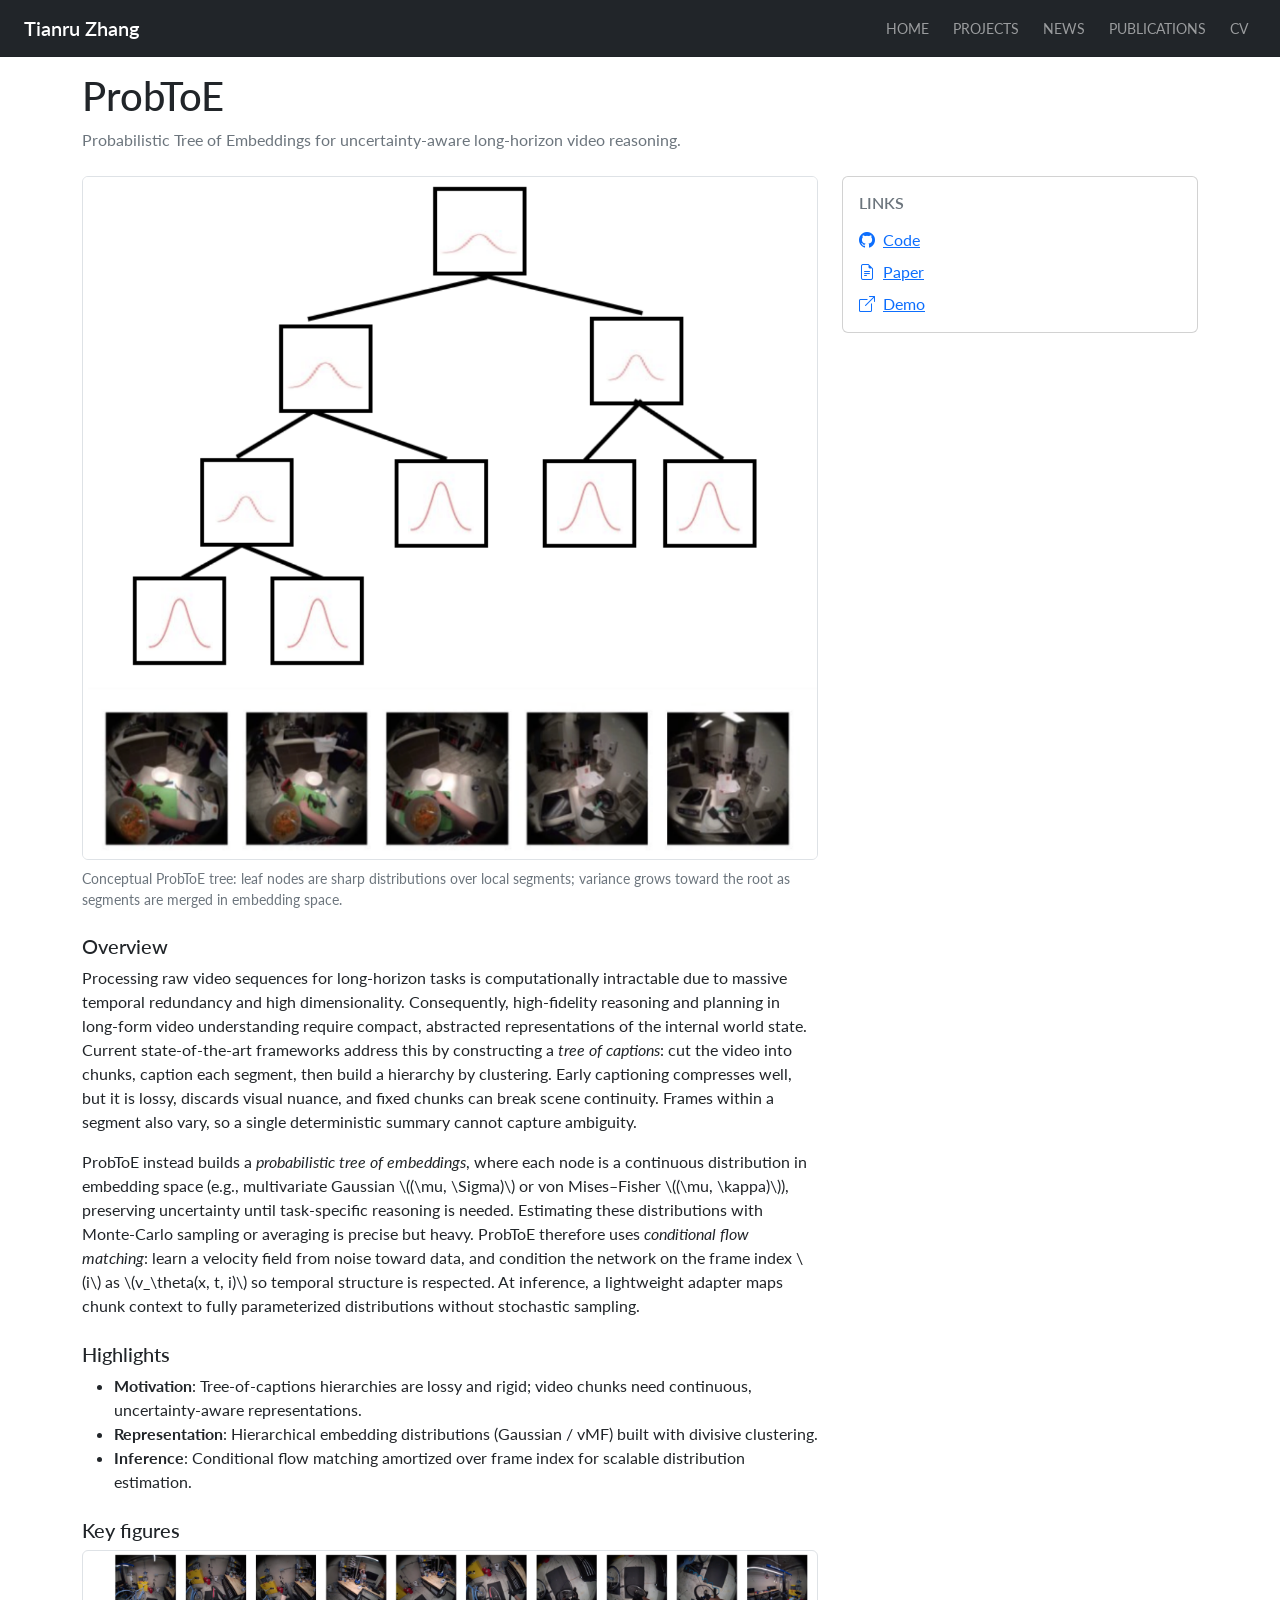
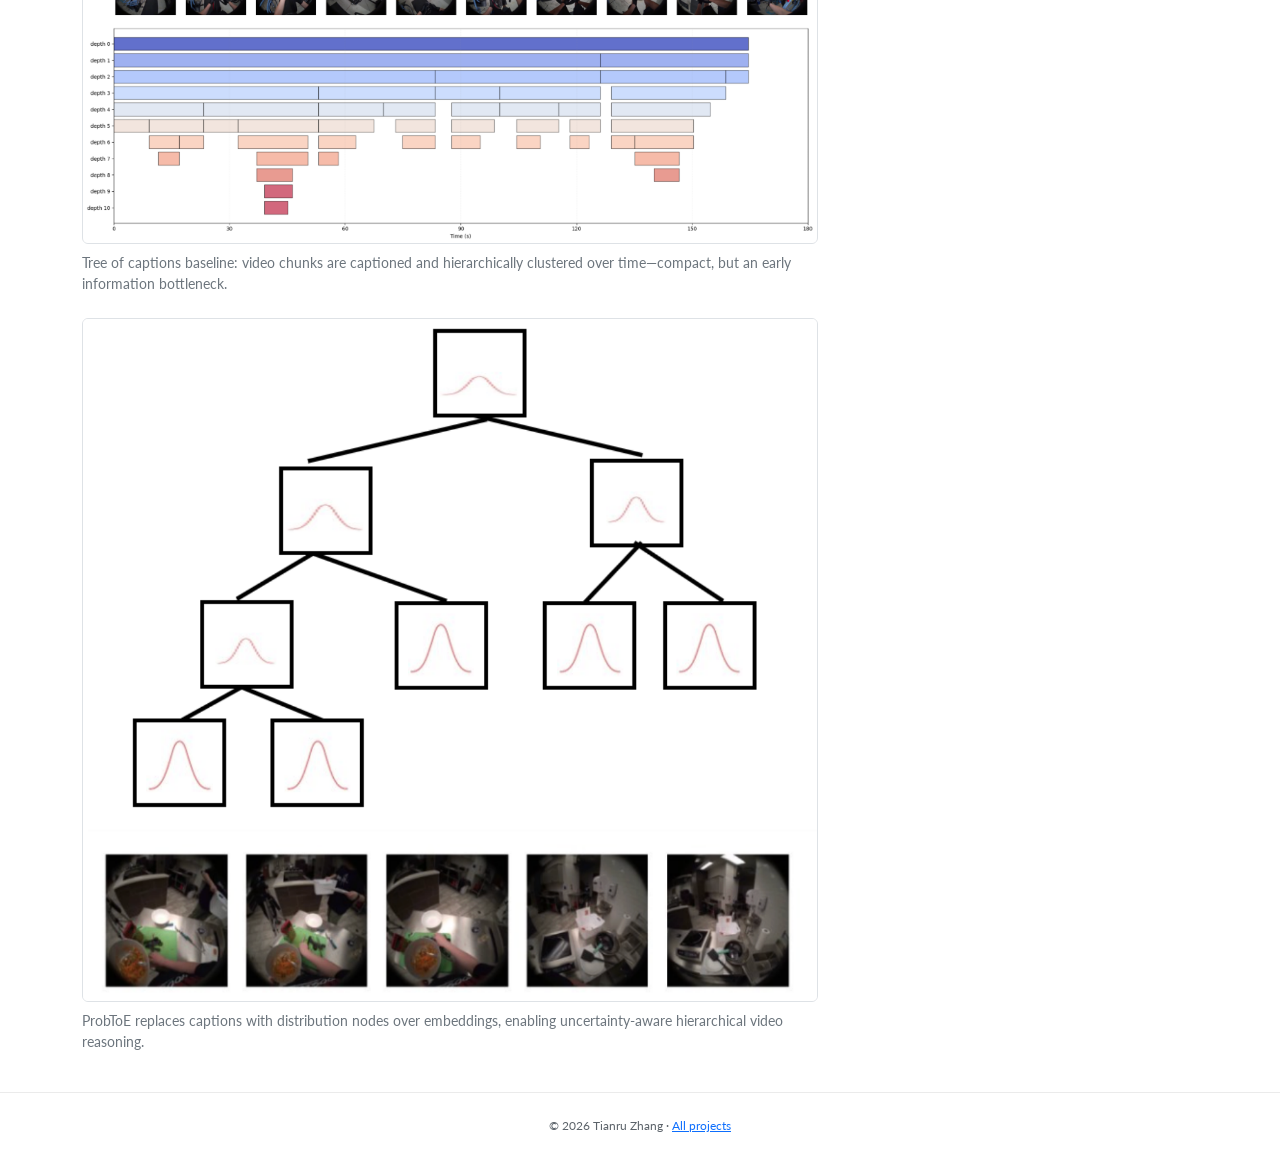
<file: projects/probtoe/index.html>
<!DOCTYPE html>
<html lang="en">
<head>
  <meta charset="utf-8">
  <meta name="viewport" content="width=device-width, initial-scale=1">
  <title>ProbToE — Project</title>
  <meta name="description" content="Probabilistic Tree of Embeddings (ProbToE)">
  <link href="https://cdn.jsdelivr.net/npm/bootstrap@5.3.3/dist/css/bootstrap.min.css" rel="stylesheet" integrity="sha384-QWTKZyjpPEjISv5WaRU9OFeRpok6YctnYmDr5pNlyT2bRjXh0JMhjY6hW+ALEwIH" crossorigin="anonymous">
  <link href="https://cdn.jsdelivr.net/npm/bootstrap-icons@1.11.3/font/bootstrap-icons.min.css" rel="stylesheet">
  <link href="https://fonts.googleapis.com/css2?family=Lato:ital,wght@0,300;0,400;0,700;1,400&display=swap" rel="stylesheet">
  <link href="../../css/site.css" rel="stylesheet">
</head>
<body class="bg-white">
  <nav class="navbar navbar-expand-lg navbar-dark bg-dark fixed-top site-navbar">
    <div class="container-fluid px-3 px-lg-4">
      <a class="navbar-brand fw-semibold" href="../../#page-top">Tianru Zhang</a>
      <button class="navbar-toggler" type="button" data-bs-toggle="collapse" data-bs-target="#topNav" aria-controls="topNav" aria-expanded="false" aria-label="Toggle navigation">
        <span class="navbar-toggler-icon"></span>
      </button>
      <div class="collapse navbar-collapse" id="topNav">
        <ul class="navbar-nav ms-auto mb-2 mb-lg-0 small text-uppercase gap-lg-2">
          <li class="nav-item"><a class="nav-link" href="../../#introduction">Home</a></li>
          <li class="nav-item"><a class="nav-link" href="../">Projects</a></li>
          <li class="nav-item"><a class="nav-link" href="../../news/">News</a></li>
          <li class="nav-item"><a class="nav-link" href="../../publications/">Publications</a></li>
          <li class="nav-item"><a class="nav-link" href="../../#cv">CV</a></li>
        </ul>
      </div>
    </div>
  </nav>

  <div class="container pt-5">
    <div class="pt-4 pb-2">
      <h1 class="mb-2">ProbToE</h1>
      <p class="text-secondary mb-0">Probabilistic Tree of Embeddings for uncertainty-aware long-horizon video reasoning.</p>
    </div>

    <div class="row g-4 py-3">
      <div class="col-lg-8">
        <figure class="mb-4">
          <img class="img-fluid rounded border bg-white" src="image.png" alt="Conceptual probabilistic tree of embeddings">
          <figcaption class="small text-secondary mt-2">
            Conceptual ProbToE tree: leaf nodes are sharp distributions over local segments; variance grows toward the root
            as segments are merged in embedding space.
          </figcaption>
        </figure>

        <h2 class="h5">Overview</h2>
        <p>
          Processing raw video sequences for long-horizon tasks is computationally intractable due to massive temporal redundancy and high dimensionality.
          Consequently, high-fidelity reasoning and planning in long-form video understanding require compact, abstracted representations of the internal world state.
          Current state-of-the-art frameworks address this by constructing a <em>tree of captions</em>: cut the video into chunks, caption each segment, then build a hierarchy by clustering. 
          Early captioning compresses well, but it is lossy, discards visual nuance, and fixed chunks can break scene continuity.
          Frames within a segment also vary, so a single deterministic summary cannot capture ambiguity.
        </p>
        <p>
          ProbToE instead builds a <em>probabilistic tree of embeddings</em>, 
          where each node is a continuous distribution in embedding space (e.g., multivariate Gaussian \((\mu, \Sigma)\) or von Mises–Fisher \((\mu, \kappa)\)), preserving uncertainty until task-specific reasoning is needed.
          Estimating these distributions with Monte-Carlo sampling or averaging is precise but heavy.
          ProbToE therefore uses <em>conditional flow matching</em>: learn a velocity field from noise toward data,
          and condition the network on the frame index \(i\) as \(v_\theta(x, t, i)\) so temporal structure is respected. 
          At inference, a lightweight adapter maps chunk context to fully parameterized distributions without stochastic sampling.
        </p>

        <h2 class="h5 mt-4">Highlights</h2>
        <ul>
          <li><strong>Motivation</strong>: Tree-of-captions hierarchies are lossy and rigid; video chunks need continuous, uncertainty-aware representations.</li>
          <li><strong>Representation</strong>: Hierarchical embedding distributions (Gaussian / vMF) built with divisive clustering.</li>
          <li><strong>Inference</strong>: Conditional flow matching amortized over frame index for scalable distribution estimation.</li>
        </ul>

        <h2 class="h5 mt-4">Key figures</h2>
        <figure class="mb-4">
          <img class="img-fluid rounded border bg-white" src="tree_of_captions.png" alt="Tree of captions hierarchical segmentation over time">
          <figcaption class="small text-secondary mt-2">
            Tree of captions baseline: video chunks are captioned and hierarchically clustered over time—compact, but an early information bottleneck.
          </figcaption>
        </figure>
        <figure class="mb-4">
          <img class="img-fluid rounded border bg-white" src="probtoe_tree.png" alt="ProbToE tree of distribution nodes over video frames">
          <figcaption class="small text-secondary mt-2">
            ProbToE replaces captions with distribution nodes over embeddings, enabling uncertainty-aware hierarchical video reasoning.
          </figcaption>
        </figure>
      </div>
      <div class="col-lg-4">
        <div class="card">
          <div class="card-body">
            <h2 class="h6 text-uppercase text-secondary fw-semibold mb-3">Links</h2>
            <ul class="list-unstyled mb-0">
              <li class="mb-2"><a href="#" rel="noopener noreferrer"><i class="bi bi-github me-2"></i>Code</a></li>
              <li class="mb-2"><a href="#" rel="noopener noreferrer"><i class="bi bi-file-earmark-text me-2"></i>Paper</a></li>
              <li class="mb-0"><a href="#" rel="noopener noreferrer"><i class="bi bi-box-arrow-up-right me-2"></i>Demo</a></li>
            </ul>
          </div>
        </div>
      </div>
    </div>
  </div>

  <footer class="site-footer py-4 px-4 text-center">
    <div class="container small">
      © <span id="y"></span> Tianru Zhang · <a href="../">All projects</a>
    </div>
  </footer>

  <script src="https://cdn.jsdelivr.net/npm/bootstrap@5.3.3/dist/js/bootstrap.bundle.min.js" integrity="sha384-YvpcrYf0tY3lHB60NNkmXc5s9fDVZLESaAA55NDzOxhy9GkcIdslK1eN7N6jIeHz" crossorigin="anonymous"></script>
  <script>
    document.getElementById("y").textContent = new Date().getFullYear();
  </script>
</body>
</html>
</file>
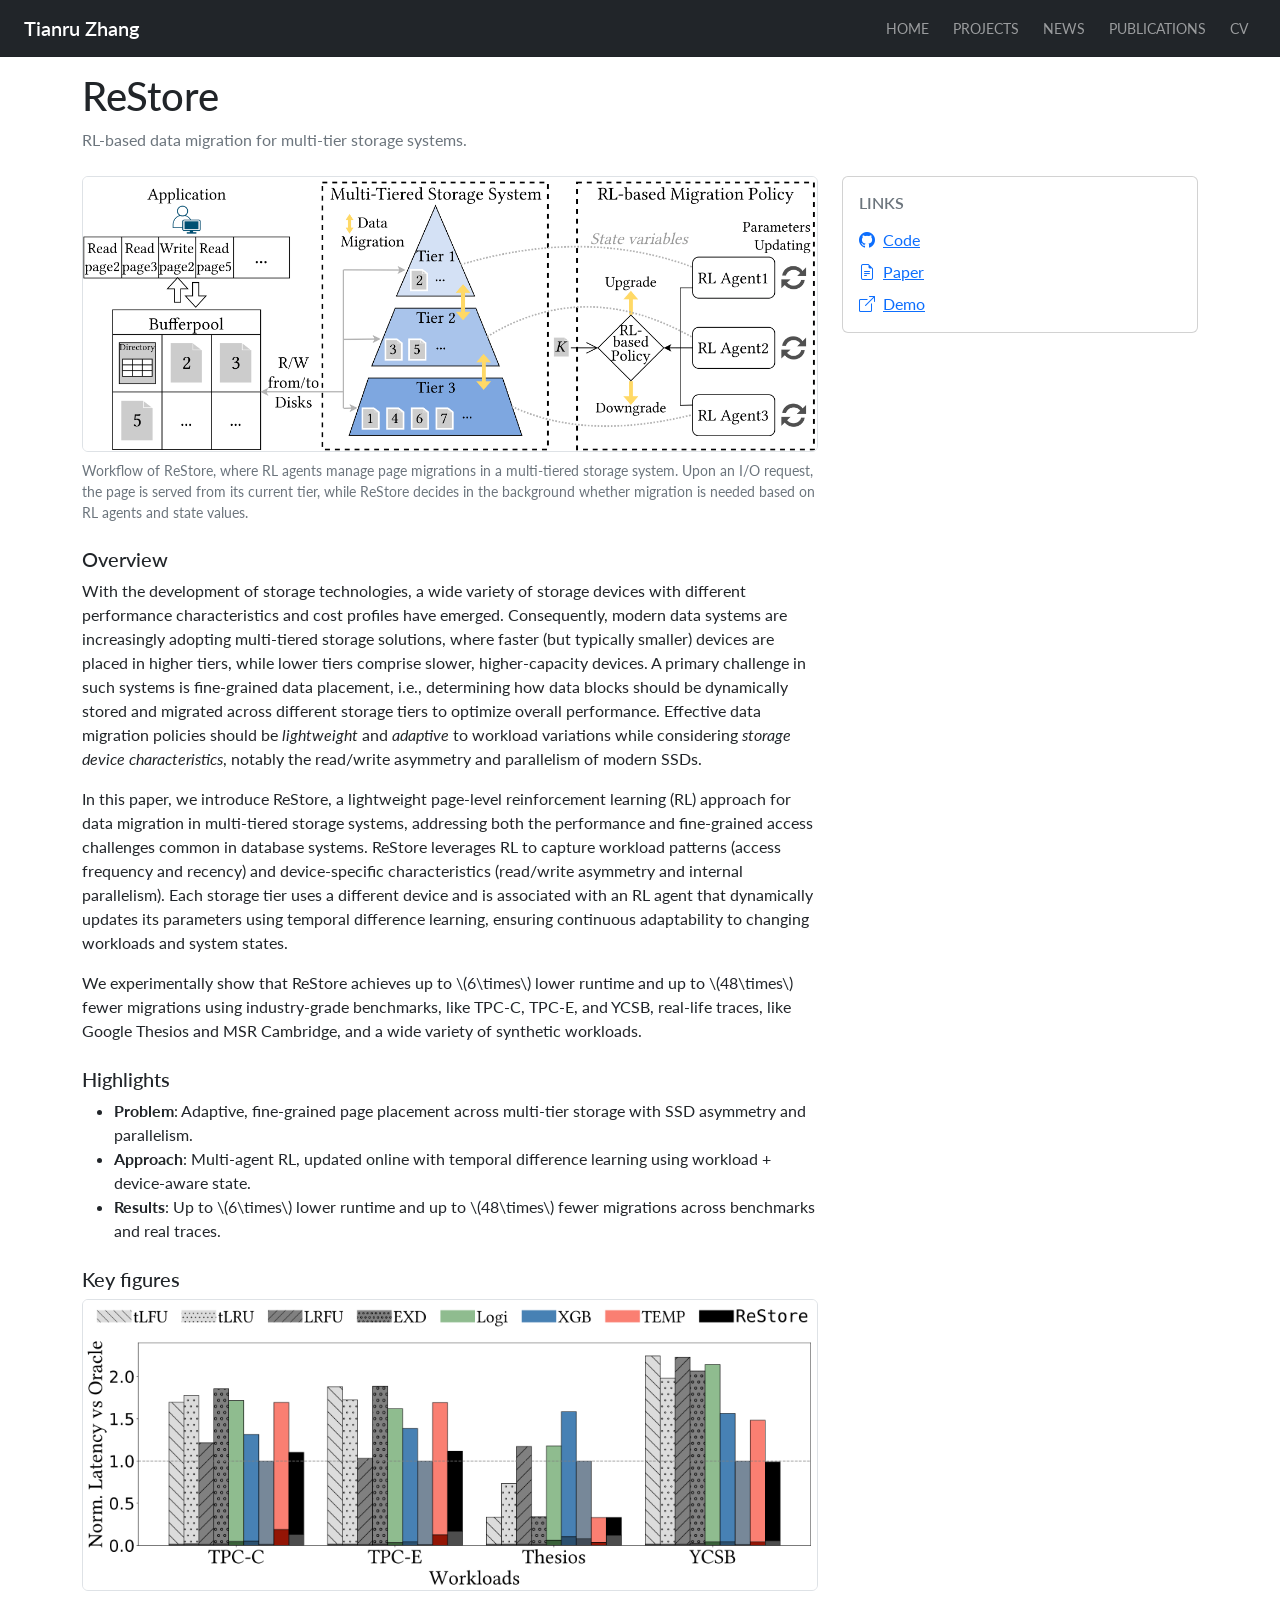
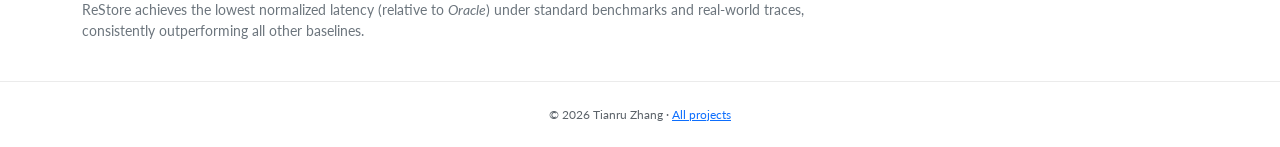
<file: projects/restore/index.html>
<!DOCTYPE html>
<html lang="en">
<head>
  <meta charset="utf-8">
  <meta name="viewport" content="width=device-width, initial-scale=1">
  <title>ReStore — Project</title>
  <meta name="description" content="ReStore project page">
  <link href="https://cdn.jsdelivr.net/npm/bootstrap@5.3.3/dist/css/bootstrap.min.css" rel="stylesheet" integrity="sha384-QWTKZyjpPEjISv5WaRU9OFeRpok6YctnYmDr5pNlyT2bRjXh0JMhjY6hW+ALEwIH" crossorigin="anonymous">
  <link href="https://cdn.jsdelivr.net/npm/bootstrap-icons@1.11.3/font/bootstrap-icons.min.css" rel="stylesheet">
  <link href="https://fonts.googleapis.com/css2?family=Lato:ital,wght@0,300;0,400;0,700;1,400&display=swap" rel="stylesheet">
  <link href="../../css/site.css" rel="stylesheet">
</head>
<body class="bg-white">
  <nav class="navbar navbar-expand-lg navbar-dark bg-dark fixed-top site-navbar">
    <div class="container-fluid px-3 px-lg-4">
      <a class="navbar-brand fw-semibold" href="../../#page-top">Tianru Zhang</a>
      <button class="navbar-toggler" type="button" data-bs-toggle="collapse" data-bs-target="#topNav" aria-controls="topNav" aria-expanded="false" aria-label="Toggle navigation">
        <span class="navbar-toggler-icon"></span>
      </button>
      <div class="collapse navbar-collapse" id="topNav">
        <ul class="navbar-nav ms-auto mb-2 mb-lg-0 small text-uppercase gap-lg-2">
          <li class="nav-item"><a class="nav-link" href="../../#introduction">Home</a></li>
          <li class="nav-item"><a class="nav-link" href="../">Projects</a></li>
          <li class="nav-item"><a class="nav-link" href="../../news/">News</a></li>
          <li class="nav-item"><a class="nav-link" href="../../publications/">Publications</a></li>
          <li class="nav-item"><a class="nav-link" href="../../#cv">CV</a></li>
        </ul>
      </div>
    </div>
  </nav>

  <div class="container pt-5">
    <div class="pt-4 pb-2">
      <h1 class="mb-2">ReStore</h1>
      <p class="text-secondary mb-0">RL-based data migration for multi-tier storage systems.</p>
    </div>

    <div class="row g-4 py-3">
      <div class="col-lg-8">
        <figure class="mb-4">
          <img class="img-fluid rounded border bg-white" src="MTS-DBMS+RL.png" alt="Workflow of ReStore with RL agents managing migrations">
          <figcaption class="small text-secondary mt-2">
            Workflow of ReStore, where RL agents manage page migrations in a multi-tiered storage system. Upon an I/O request, the page is served from its current tier,
            while ReStore decides in the background whether migration is needed based on RL agents and state values.
          </figcaption>
        </figure>
        
        <h2 class="h5">Overview</h2>
        <p>
          With the development of storage technologies, a wide variety of storage devices with different performance characteristics and cost profiles have emerged.
          Consequently, modern data systems are increasingly adopting multi-tiered storage solutions, where faster (but typically smaller) devices are placed in higher tiers,
          while lower tiers comprise slower, higher-capacity devices. A primary challenge in such systems is fine-grained data placement, i.e., determining how data blocks
          should be dynamically stored and migrated across different storage tiers to optimize overall performance. Effective data migration policies should be
          <em>lightweight</em> and <em>adaptive</em> to workload variations while considering <em>storage device characteristics</em>, notably the read/write asymmetry
          and parallelism of modern SSDs.
        </p>
        <p>
          In this paper, we introduce ReStore, a lightweight page-level reinforcement learning (RL) approach for data migration in multi-tiered storage systems,
          addressing both the performance and fine-grained access challenges common in database systems. ReStore leverages RL to capture workload patterns
          (access frequency and recency) and device-specific characteristics (read/write asymmetry and internal parallelism). Each storage tier uses a different
          device and is associated with an RL agent that dynamically updates its parameters using temporal difference learning, ensuring continuous adaptability to
          changing workloads and system states.
        </p>
        <p>
          We experimentally show that ReStore achieves up to \(6\times\) lower runtime and up to \(48\times\) fewer migrations using industry-grade benchmarks,
          like TPC-C, TPC-E, and YCSB, real-life traces, like Google Thesios and MSR Cambridge, and a wide variety of synthetic workloads.
        </p>

        <h2 class="h5 mt-4">Highlights</h2>
        <ul>
          <li><strong>Problem</strong>: Adaptive, fine-grained page placement across multi-tier storage with SSD asymmetry and parallelism.</li>
          <li><strong>Approach</strong>: Multi-agent RL, updated online with temporal difference learning using workload + device-aware state.</li>
          <li><strong>Results</strong>: Up to \(6\times\) lower runtime and up to \(48\times\) fewer migrations across benchmarks and real traces.</li>
        </ul>

        <h2 class="h5 mt-4">Key figures</h2>
        <figure class="mb-4">
          <img class="img-fluid rounded border bg-white" src="Results_real_traces.png" alt="Normalized latency results under benchmarks and real traces">
          <figcaption class="small text-secondary mt-2">
            ReStore achieves the lowest normalized latency (relative to <em>Oracle</em>) under standard benchmarks and real-world traces, consistently outperforming all other baselines.
          </figcaption>
        </figure>
      </div>
      <div class="col-lg-4">
        <div class="card">
          <div class="card-body">
            <h2 class="h6 text-uppercase text-secondary fw-semibold mb-3">Links</h2>
            <ul class="list-unstyled mb-0">
              <li class="mb-2"><a href="https://github.com/BU-DiSC/ReStore.git" rel="noopener noreferrer"><i class="bi bi-github me-2"></i>Code</a></li>
              <li class="mb-2"><a href="https://doi.org/10.1145/3802104" rel="noopener noreferrer"><i class="bi bi-file-earmark-text me-2"></i>Paper</a></li>
              <li class="mb-0"><a href="#" rel="noopener noreferrer"><i class="bi bi-box-arrow-up-right me-2"></i>Demo</a></li>
            </ul>
          </div>
        </div>
      </div>
    </div>
  </div>

  <footer class="site-footer py-4 px-4 text-center">
    <div class="container small">
      © <span id="y"></span> Tianru Zhang · <a href="../">All projects</a>
    </div>
  </footer>

  <script src="https://cdn.jsdelivr.net/npm/bootstrap@5.3.3/dist/js/bootstrap.bundle.min.js" integrity="sha384-YvpcrYf0tY3lHB60NNkmXc5s9fDVZLESaAA55NDzOxhy9GkcIdslK1eN7N6jIeHz" crossorigin="anonymous"></script>
  <script>
    document.getElementById("y").textContent = new Date().getFullYear();
  </script>
</body>
</html>
</file>
<file: css/site.css>
:root {
  --sidebar-bg: #f8f9fa;
  --border-soft: rgba(0, 0, 0, 0.08);
  --text-muted-custom: #5c636a;
}

body {
  font-family: "Lato", system-ui, -apple-system, sans-serif;
  color: #212529;
}

/* Offset in-page anchors below fixed navbar */
section[id] {
  scroll-margin-top: 4.5rem;
}

.site-navbar {
  border-bottom: 1px solid var(--border-soft);
}

.sidebar {
  background: var(--sidebar-bg);
  border-right: 1px solid var(--border-soft);
}

@media (min-width: 992px) {
  .sidebar-sticky {
    position: sticky;
    top: 4.5rem;
    max-height: calc(100vh - 5rem);
    overflow-y: auto;
  }
}

/* Vertical oval crop (ellipse): unequal width/height + 50% radius — not a circle or square crop */
.portrait {
  width: 168px;
  height: 210px;
  max-width: 100%;
  object-fit: cover;
  /* Slightly left of center reframes the crop (tweak 40–50% if needed) */
  object-position: 40% center;
  border-radius: 50%;
}

.sidebar-name {
  font-size: 1.35rem;
  font-weight: 700;
  letter-spacing: -0.02em;
}

.sidebar-title {
  font-size: 0.95rem;
  color: var(--text-muted-custom);
  font-weight: 400;
}

.sidebar-links a {
  color: #212529;
  text-decoration: none;
}

.sidebar-links a:hover {
  text-decoration: underline;
}

.sidebar-links .bi {
  width: 1.1rem;
  text-align: center;
  opacity: 0.85;
}

.main-content h1 {
  font-size: 1.75rem;
  font-weight: 700;
  margin-bottom: 1rem;
}

.main-content h2 {
  font-size: 1.25rem;
  font-weight: 700;
  margin-top: 2rem;
  margin-bottom: 0.75rem;
  padding-bottom: 0.35rem;
  border-bottom: 1px solid var(--border-soft);
}

.card-hover {
  transition: transform 120ms ease, box-shadow 120ms ease, border-color 120ms ease;
  border-color: var(--border-soft);
}

.card-hover:hover {
  transform: translateY(-2px);
  box-shadow: 0 10px 24px rgba(0, 0, 0, 0.08);
}

.pub-item,
.talk-item,
.news-item {
  margin-bottom: 1.25rem;
}

.pub-item .title,
.talk-item .title {
  font-weight: 700;
}

.pub-item .meta,
.talk-item .meta {
  font-size: 0.9rem;
  color: var(--text-muted-custom);
}

.news-item .news-date {
  font-weight: 700;
  font-variant-numeric: tabular-nums;
  margin-right: 0.35rem;
  white-space: nowrap;
}

footer.site-footer {
  border-top: 1px solid var(--border-soft);
  font-size: 0.85rem;
  color: var(--text-muted-custom);
}
</file>
